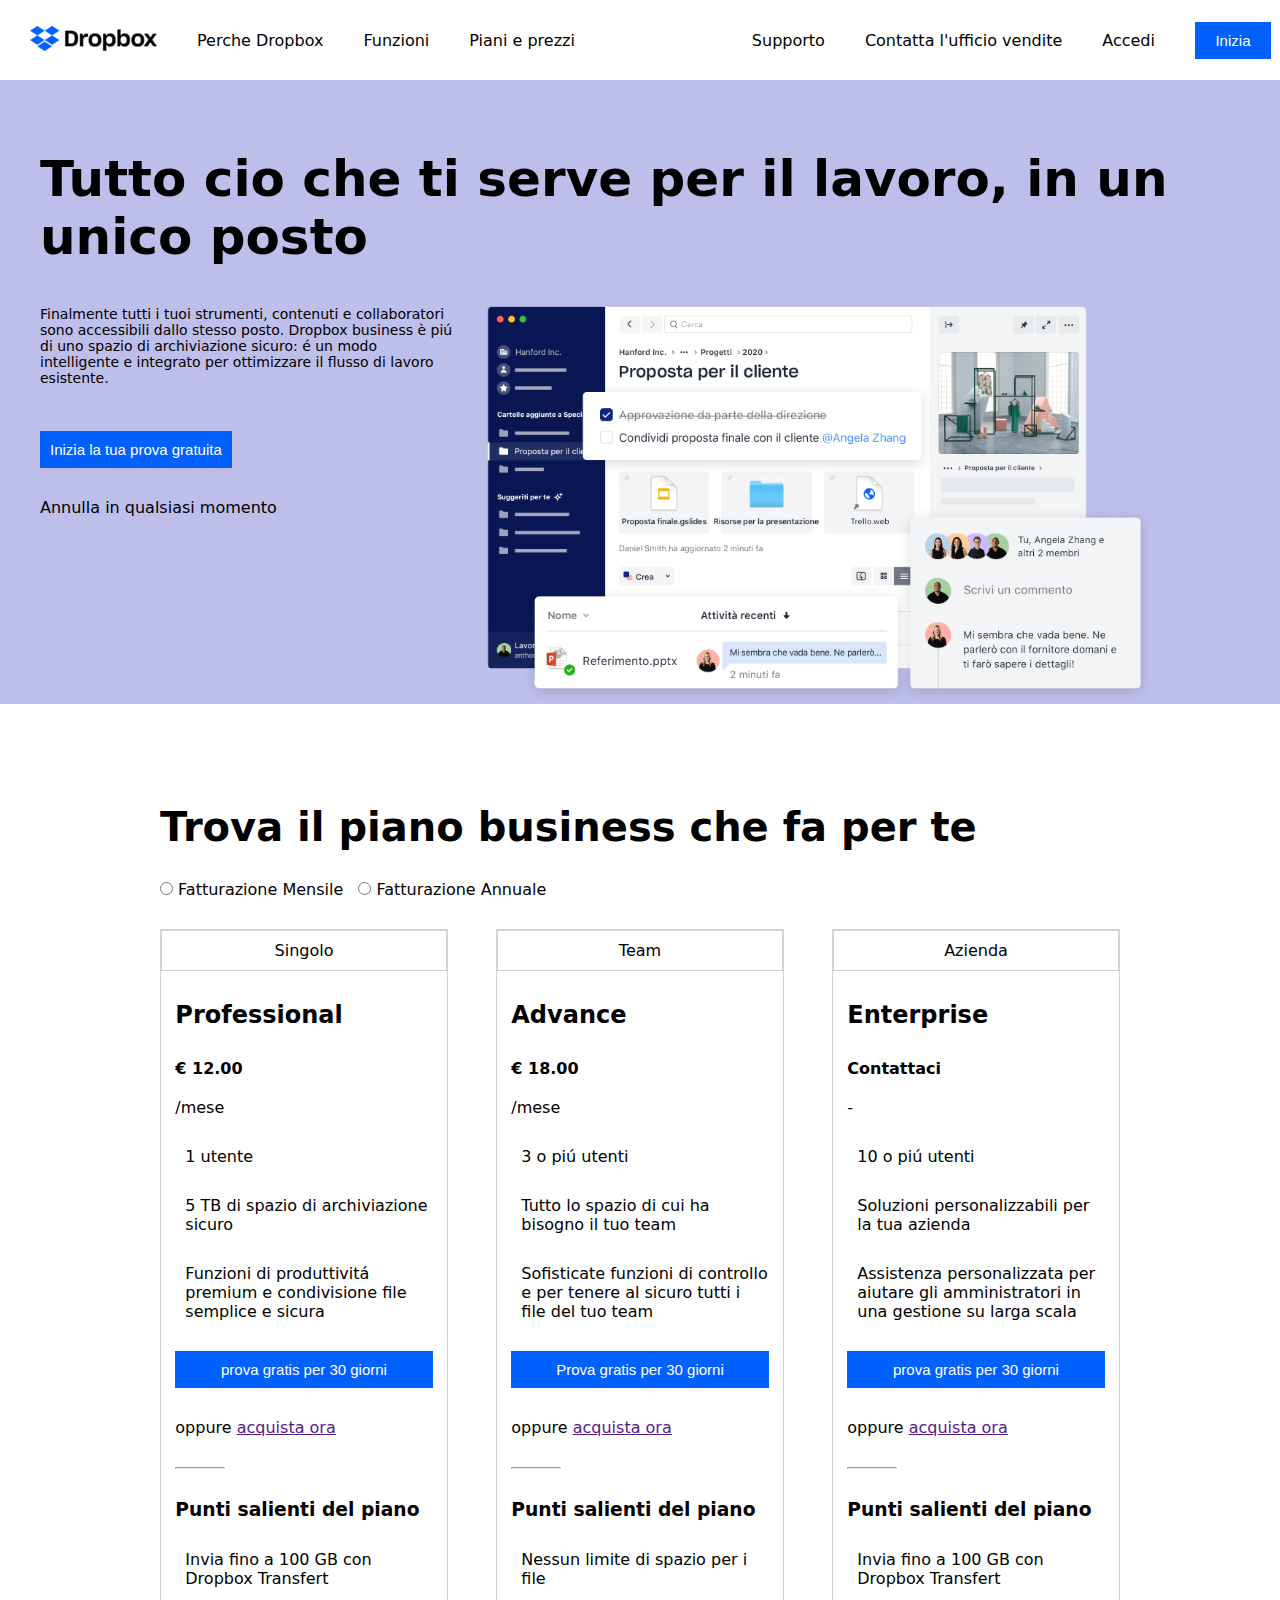
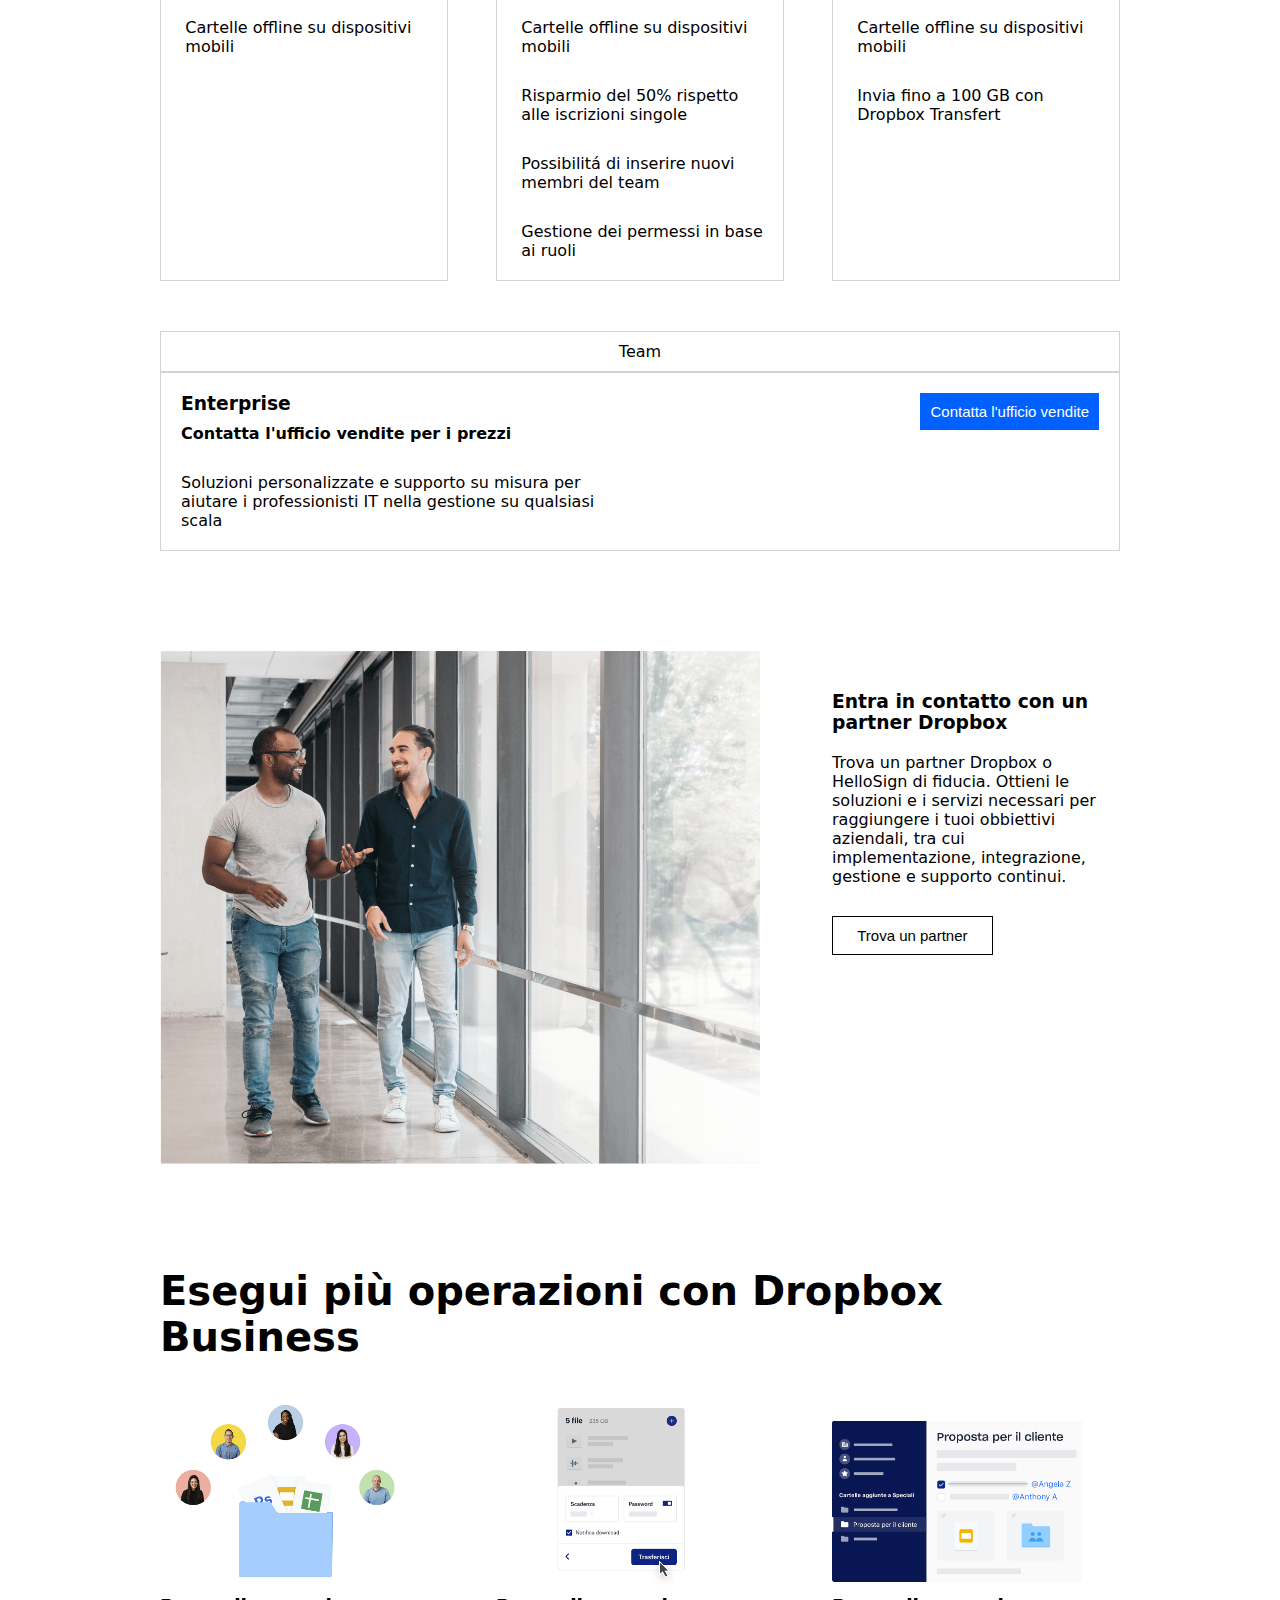
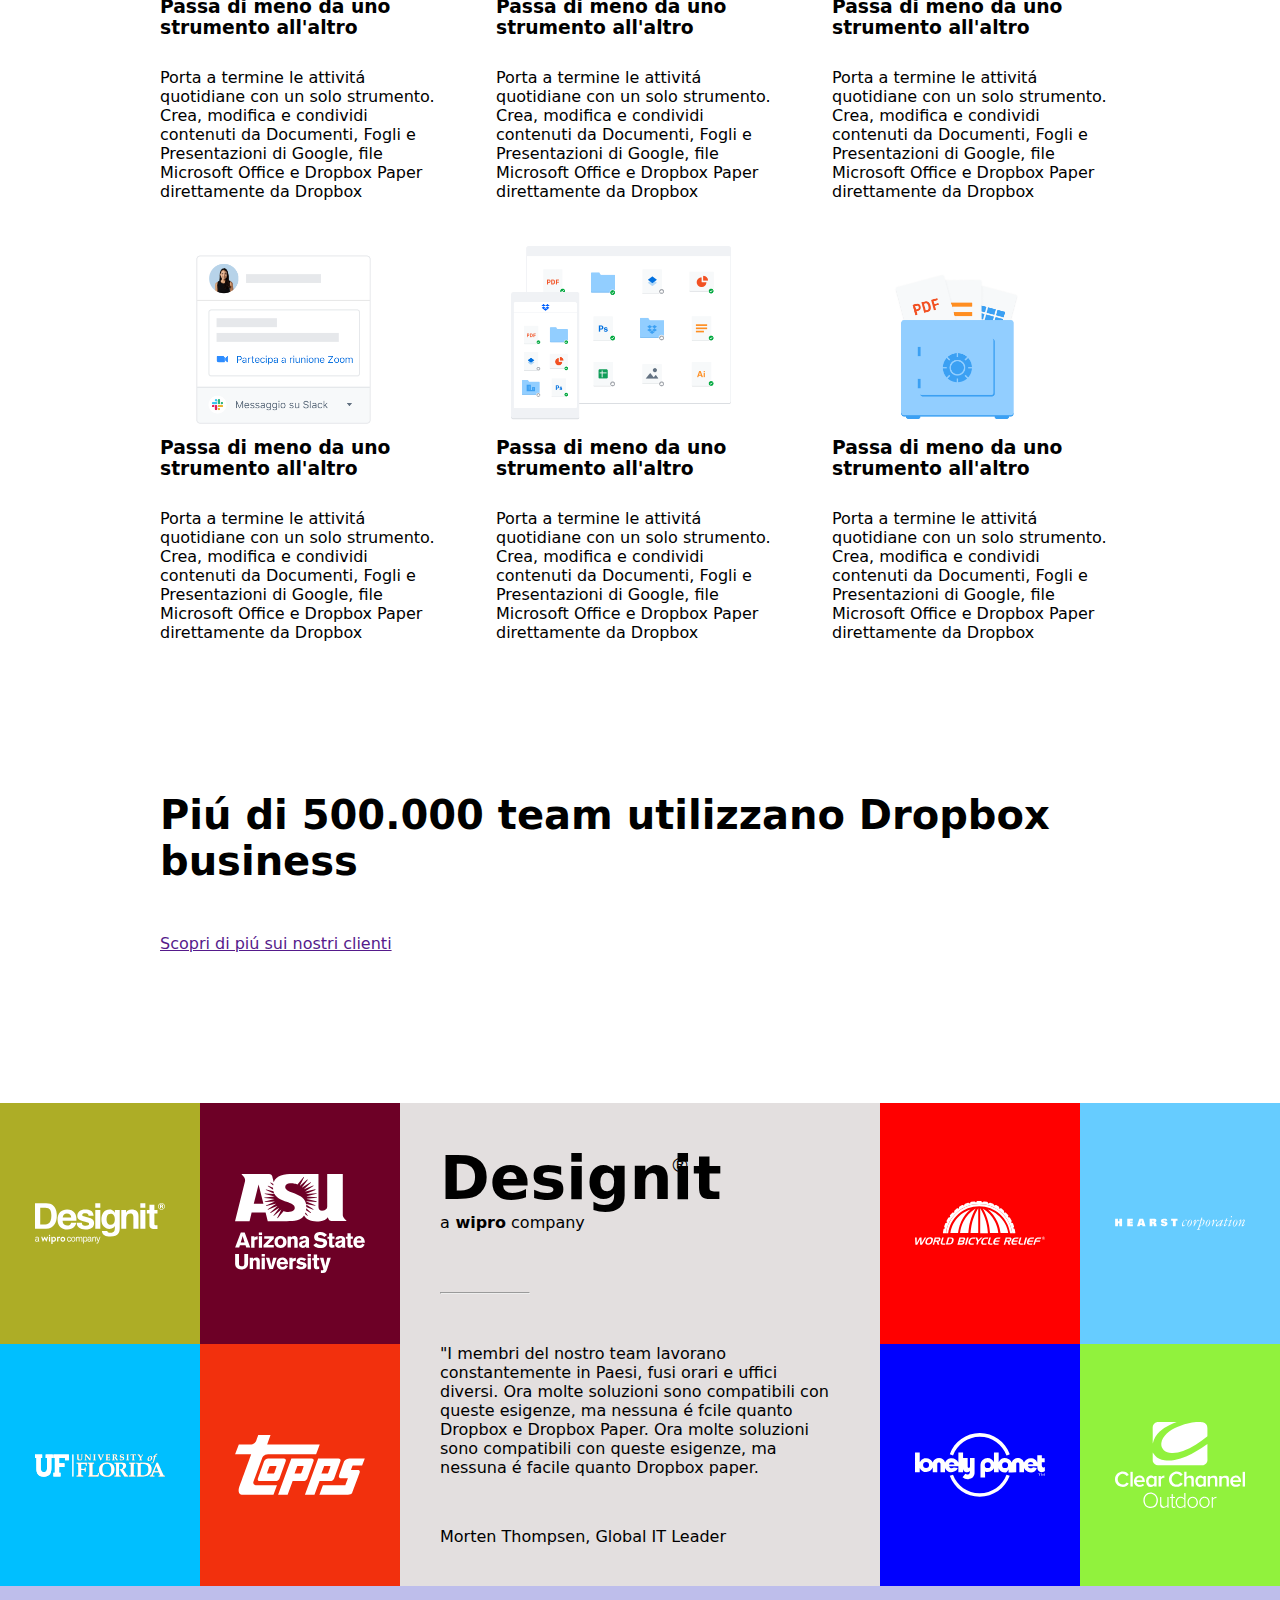
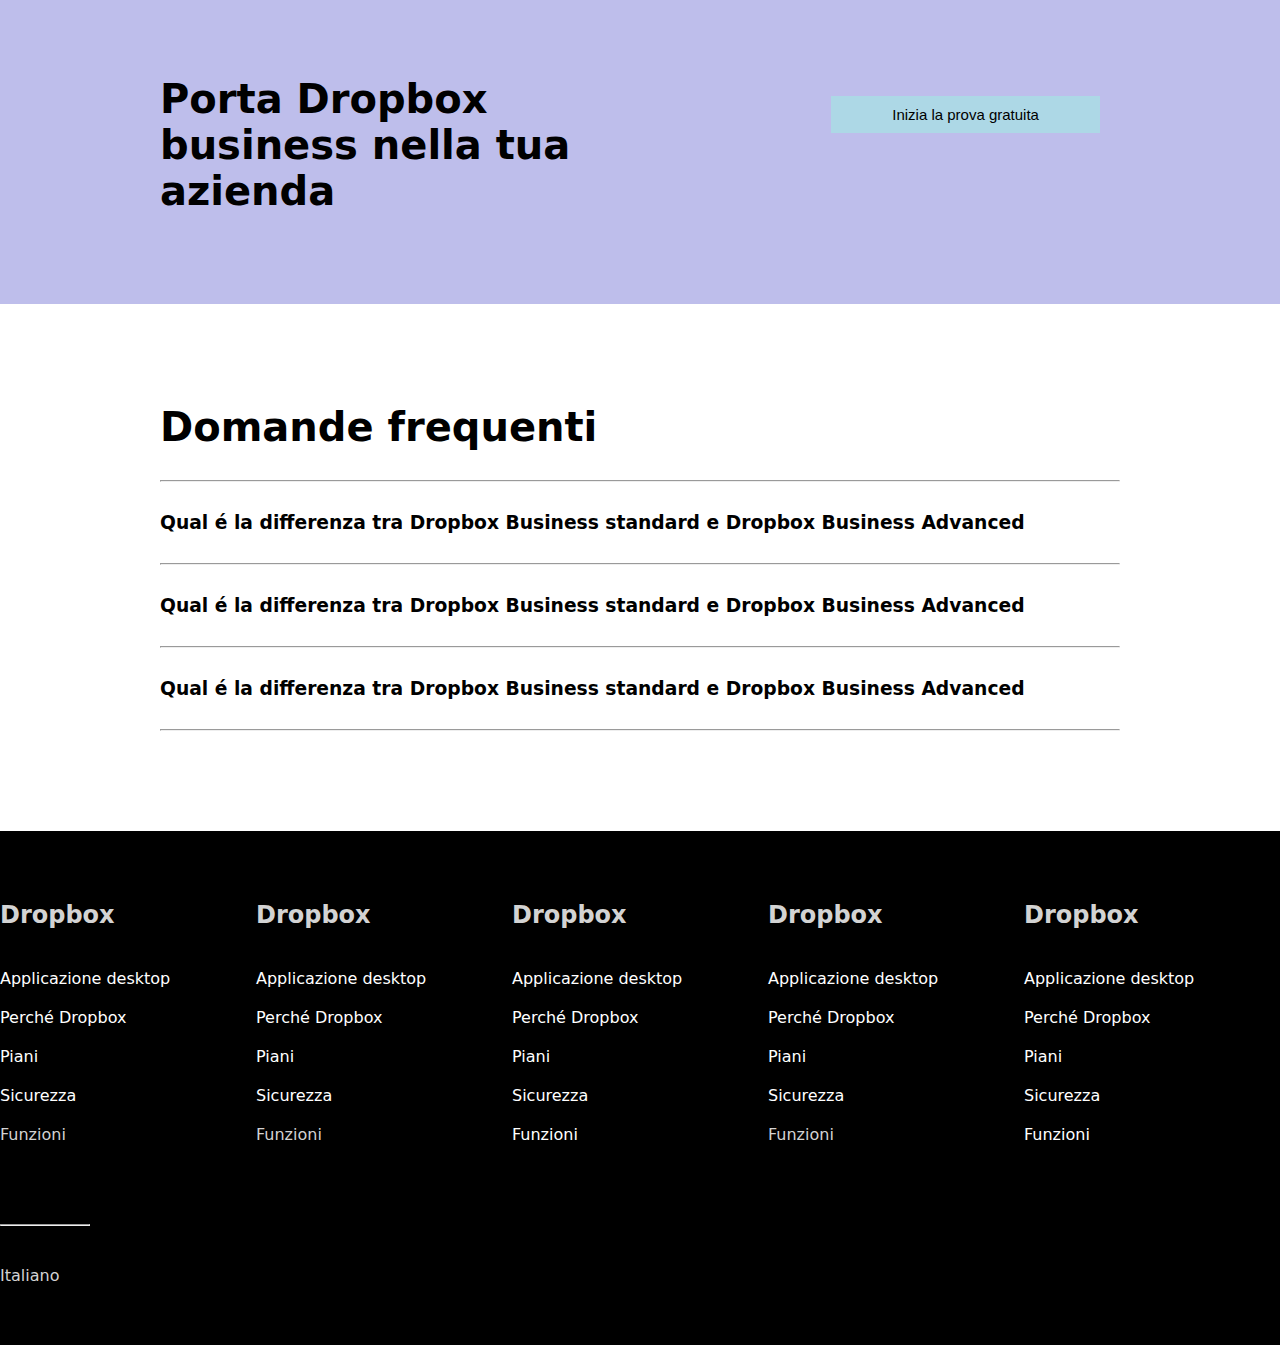
<file: index.html>
<!DOCTYPE html>
<html lang="en">
<head>
    <meta charset="UTF-8">
    <meta name="viewport" content="width=device-width, initial-scale=1.0">
    <link rel="preconnect" href="https://fonts.googleapis.com">
    <link rel="preconnect" href="https://fonts.gstatic.com" crossorigin>
    <link href="https://fonts.googleapis.com/css2?family=Comic+Neue:ital,wght@0,300;0,400;0,700;1,300;1,400;1,700&display=swap" rel="stylesheet">
    <link rel="stylesheet" href="https://cdnjs.cloudflare.com/ajax/libs/font-awesome/6.4.2/css/all.min.css" integrity="sha512-z3gLpd7yknf1YoNbCzqRKc4qyor8gaKU1qmn+CShxbuBusANI9QpRohGBreCFkKxLhei6S9CQXFEbbKuqLg0DA==" crossorigin="anonymous" referrerpolicy="no-referrer" />
    <link rel="stylesheet" href="css/style.css">
    <title>Dropbox</title>
</head>
<body>
    
    <header>
        <nav>
            <div id="nav-row">
                <div class="nav-col">
                    <ul>
                        <li>
                            <a href="#"><img src="img/logo-small.png" alt="Logo"></a>
                        </li>

                        <li>
                            <a href="#">Perche Dropbox</a>
                        </li>

                        <li>
                            <a href="#">Funzioni</a>
                        </li>

                        <li>
                            <a href="#">Piani e prezzi</a>
                        </li>
                    </ul>
                </div>

                <div class="nav-col nav-col-dx">
                    <ul>
                        <li>
                            <a href="#">Supporto</a>
                        </li>

                        <li>
                            <a href="#">Contatta l'ufficio vendite</a>
                        </li>

                        <li>
                            <a href="#">Accedi</a>
                        </li>

                        <li>
                            <a href="#"><button>Inizia</button></a>
                        </li>
                    </ul>
                </div>
            </div>
        </nav>

        <section class="bg-color">
            <div class="header-section-container pt-150">
                <h1>Tutto cio che ti serve per il lavoro, in un unico posto</h1>

                <div id="header-row" class="pt-40">
                    <div id="col-sx">
                        <p id="paragrafo-header">
                            Finalmente tutti i tuoi strumenti, contenuti e collaboratori sono accessibili dallo stesso posto. Dropbox business &egrave; pi&uacute; di uno spazio di archiviazione sicuro: &eacute; un modo intelligente e integrato per ottimizzare il flusso di lavoro esistente.
                         </p>
                         <button class="mb-mt-30">Inizia la tua prova gratuita</button>
                         <span>Annulla in qualsiasi momento</span>
                         <a href="#opzioni"><i class="fa-solid fa-arrow-down"></i></a>
                    </div>
                    <div id="col-dx">
                        <img src="img/jumbo.png" alt="">
                    </div>
                </div>
            </div>
        </section>
    </header> 

    <main>
        <section>
            <div class="main-section-container">
                <!-- sotto sezione 1 -->
                <div id="opzioni" class="sub-section1 section-margin">
                    <div class="title-container">
                        <h2 class="fs-40">Trova il piano business che fa per te</h2>
                    </div>
                    <div class="input-margin mb-mt-30">
                        <span class="mr-10"><input type="radio" name="fatturazione"> Fatturazione Mensile </span>
                    </div>
                    <div class="input-margin">
                        <input type="radio" name="fatturazione"> Fatturazione Annuale
                    </div>

                    <div class="row wrap">
                        <!-- inizio colonna -->
                        <div class="col-3 border">
                            <div class="icon">
                                <i class="fa-solid fa-user"></i> Singolo
                            </div>

                            <div class="centralized-col">
                                <h2 class="mb-mt-30">Professional</h2>
                                <span class="mb-20 block"><strong>&euro; 12.00</strong></span>
                                <span class="mb-30 block">/mese</span>
                                <div class="icons-container">
                                    <div class="icons">
                                        <i class="fa-solid fa-user"></i>
                                    </div>
                                    <div class="text">
                                        1 utente
                                    </div>
                                </div>

                                <div class="icons-container mb-mt-30">
                                    <div class="icons">
                                        <i class="fa-solid fa-folder"></i>
                                    </div>
                                    <div class="text">
                                        5 TB di spazio di archiviazione sicuro
                                    </div>
                                </div>

                                <div class="icons-container">
                                    <div class="icons">
                                        <i class="fa-solid fa-share-nodes"></i>
                                    </div>
                                    <div class="text">
                                        Funzioni di produttivit&aacute; premium e condivisione file semplice e sicura
                                    </div>
                                </div>
                                
                                <button class="mb-mt-30">prova gratis per 30 giorni</button>
                                <span class="block">oppure <a href="">acquista ora</a></span>
                                <hr class="mb-mt-30">
                                <h3 class="mb-mt-30">Punti salienti del piano</h3>

                                <div class="icons-container">
                                    <div class="icons">
                                        <i class="fa-solid fa-check"></i>
                                    </div>
                                    <div class="text">
                                        Invia fino a 100 GB con Dropbox Transfert
                                    </div>
                                </div>

                                <div class="icons-container mb-mt-30">
                                    <div class="icons">
                                        <i class="fa-solid fa-check"></i>
                                    </div>
                                    <div class="text">
                                        Cartelle offline su dispositivi mobili
                                    </div>
                                </div>
                            </div>
                        </div>

                        <!-- inizio colonna -->
                        <div class="col-3 border">
                            <div class="icon">
                                <i class="fa-solid fa-people-group"></i> Team
                            </div>

                            <div class="centralized-col">
                                <h2 class="mb-mt-30">Advance</h2>
                                <span class="mb-20 block"><strong>&euro; 18.00</strong></span>
                                <span class="mb-30 block">/mese</span>
                                <div class="icons-container">
                                    <div class="icons">
                                        <i class="fa-solid fa-user"></i>
                                    </div>
                                    <div class="text">
                                        3 o pi&uacute; utenti
                                    </div>
                                </div>

                                <div class="icons-container mb-mt-30">
                                    <div class="icons">
                                        <i class="fa-solid fa-folder"></i>
                                    </div>
                                    <div class="text">
                                        Tutto lo spazio di cui ha bisogno il tuo team
                                    </div>
                                </div>

                                <div class="icons-container">
                                    <div class="icons">
                                        <i class="fa-solid fa-share-nodes"></i>
                                    </div>
                                    <div class="text">
                                        Sofisticate funzioni di controllo e per tenere al sicuro tutti i file del tuo team
                                    </div>
                                </div>
                                
                                <button class="mb-mt-30">Prova gratis per 30 giorni</button>
                                <span class="block">oppure <a href="">acquista ora</a></span>
                                <hr class="mb-mt-30">
                                <h3 class="mb-mt-30">Punti salienti del piano</h3>

                                <div class="icons-container">
                                    <div class="icons">
                                        <i class="fa-solid fa-check"></i>
                                    </div>
                                    <div class="text">
                                        Nessun limite di spazio per i file
                                    </div>
                                </div>

                                <div class="icons-container mb-mt-30">
                                    <div class="icons">
                                        <i class="fa-solid fa-check"></i>
                                    </div>
                                    <div class="text">
                                        Cartelle offline su dispositivi mobili
                                    </div>
                                </div>

                                <div class="icons-container">
                                    <div class="icons">
                                        <i class="fa-solid fa-check"></i>
                                    </div>
                                    <div class="text">
                                        Risparmio del 50% rispetto alle iscrizioni singole
                                    </div>
                                </div>

                                <div class="icons-container mb-mt-30">
                                    <div class="icons">
                                        <i class="fa-solid fa-check"></i>
                                    </div>
                                    <div class="text">
                                        Possibilit&aacute; di inserire nuovi membri del team
                                    </div>
                                </div>

                                <div class="icons-container mb-20">
                                    <div class="icons">
                                        <i class="fa-solid fa-check"></i>
                                    </div>
                                    <div class="text">
                                        Gestione dei permessi in base ai ruoli
                                    </div>
                                </div>
                            </div>
                        </div>

                        <!-- inizio colonna -->
                        <div class="col-3 border">
                            <div class="icon">
                                <i class="fa-solid fa-building"></i> Azienda
                            </div>

                            <div class="centralized-col">
                                <h2 class="mb-mt-30">Enterprise</h2>
                                <span class="mb-20 block"><strong>Contattaci</strong></span>
                                <span class="mb-30 block">-</span>
                                <div class="icons-container">
                                    <div class="icons">
                                        <i class="fa-solid fa-user"></i>
                                    </div>
                                    <div class="text">
                                        10 o piú utenti
                                    </div>
                                </div>

                                <div class="icons-container mb-mt-30">
                                    <div class="icons">
                                        <i class="fa-solid fa-folder"></i>
                                    </div>
                                    <div class="text">
                                        Soluzioni personalizzabili per la tua azienda
                                    </div>
                                </div>

                                <div class="icons-container">
                                    <div class="icons">
                                        <i class="fa-solid fa-share-nodes"></i>
                                    </div>
                                    <div class="text">
                                        Assistenza personalizzata per aiutare gli amministratori in una gestione su larga scala
                                    </div>
                                </div>
                                
                                <button class="mb-mt-30">prova gratis per 30 giorni</button>
                                <span class="block">oppure <a href="">acquista ora</a></span>
                                <hr class="mb-mt-30">
                                <h3 class="mb-mt-30">Punti salienti del piano</h3>

                                <div class="icons-container">
                                    <div class="icons">
                                        <i class="fa-solid fa-check"></i>
                                    </div>
                                    <div class="text">
                                        Invia fino a 100 GB con Dropbox Transfert
                                    </div>
                                </div>

                                <div class="icons-container mb-mt-30">
                                    <div class="icons">
                                        <i class="fa-solid fa-check"></i>
                                    </div>
                                    <div class="text">
                                        Cartelle offline su dispositivi mobili
                                    </div>
                                </div>

                                <div class="icons-container">
                                    <div class="icons">
                                        <i class="fa-solid fa-check"></i>
                                    </div>
                                    <div class="text">
                                        Invia fino a 100 GB con Dropbox Transfert
                                    </div>
                                </div>
                            </div>
                        </div>
                    </div>
                </div>
            

                <!-- sub section2 -->
                <div class="sub-section-margin">
                    <div class="icon">
                        <i class="fa-solid fa-user"></i> Team
                    </div>
                    <div class="row border">
                        <div class="col-2 pt-pl-20">
                           <h3>Enterprise</h3>
                           <h4 class="mb-30 mt-10">Contatta l'ufficio vendite per i prezzi</h4>
                           <p class="mb-20">Soluzioni personalizzate e supporto su misura per aiutare i professionisti IT nella gestione su qualsiasi scala</p>
                        </div>
                        <div class="col-2 col-2-dx pt-pr-20">
                           <button>Contatta l'ufficio vendite</button>
                        </div>
                    </div>    
                </div>

                <!-- sub section 3 -->
                <div class="section-margin">
                    <div class="row">
                        <div class="col-2-img">
                            <img src="img/partner.png" alt="partner">
                        </div>

                        <div class="col-2-text">
                           <h3 class="pt-40 mb-20">Entra in contatto con un partner Dropbox</h3>
                           <p class="mb-30">Trova un partner Dropbox o HelloSign di fiducia. Ottieni le soluzioni e i servizi necessari per raggiungere i tuoi obbiettivi aziendali, tra cui implementazione, integrazione, gestione e supporto continui.</p>
                            <button>Trova un partner</button>
                        </div>
                    </div>
                </div>

                <!-- sub section 4 -->

                <div class="section-margin">
                    <h2 class="mb-30 fs-40">Esegui pi&ugrave; operazioni con Dropbox Business</h2>
                </div>

                <div class="row wrap mb-30">
                    <div class="col-3">
                        <img src="img/business-feature-switching-tools.png" alt="tools feature">
                        <h3 class="mb-30">Passa di meno da uno strumento all'altro</h3>
                        <p>Porta a termine le attivit&aacute; quotidiane con un solo strumento. Crea, modifica e condividi contenuti da Documenti, Fogli e Presentazioni di Google, file Microsoft Office e Dropbox Paper direttamente da Dropbox</p>
                    </div>

                    <div class="col-3">
                        <img src="img/business-feature-send-files-it.png" alt="files feature">
                        <h3 class="mb-30">Passa di meno da uno strumento all'altro</h3>
                        <p>Porta a termine le attivit&aacute; quotidiane con un solo strumento. Crea, modifica e condividi contenuti da Documenti, Fogli e Presentazioni di Google, file Microsoft Office e Dropbox Paper direttamente da Dropbox</p>
                    </div>

                    <div class="col-3">
                        <img src="img/business-feature-coordinate-it.png" alt="cordinate feature">
                        <h3 class="mb-30">Passa di meno da uno strumento all'altro</h3>
                        <p>Porta a termine le attivit&aacute; quotidiane con un solo strumento. Crea, modifica e condividi contenuti da Documenti, Fogli e Presentazioni di Google, file Microsoft Office e Dropbox Paper direttamente da Dropbox</p>
                    </div>
                </div>
                
                <div class="row wrap">
                    <div class="col-3">
                        <img src="img/business-feature-integrations-it.png" alt="integration feature">
                        <h3 class="mb-30">Passa di meno da uno strumento all'altro</h3>
                        <p>Porta a termine le attivit&aacute; quotidiane con un solo strumento. Crea, modifica e condividi contenuti da Documenti, Fogli e Presentazioni di Google, file Microsoft Office e Dropbox Paper direttamente da Dropbox</p>
                    </div>

                    <div class="col-3">
                        <img src="img/business-feature-multi-device.png" alt="multi device">
                        <h3 class="mb-30">Passa di meno da uno strumento all'altro</h3>
                        <p>Porta a termine le attivit&aacute; quotidiane con un solo strumento. Crea, modifica e condividi contenuti da Documenti, Fogli e Presentazioni di Google, file Microsoft Office e Dropbox Paper direttamente da Dropbox</p>
                    </div>

                    <div class="col-3">
                        <img src="img/business-feature-security.png" alt="security">
                        <h3 class="mb-30">Passa di meno da uno strumento all'altro</h3>
                        <p>Porta a termine le attivit&aacute; quotidiane con un solo strumento. Crea, modifica e condividi contenuti da Documenti, Fogli e Presentazioni di Google, file Microsoft Office e Dropbox Paper direttamente da Dropbox</p>
                    </div>
                </div>
                
                <!-- sub section 5 -->

                <div class="section-margin-large">
                    <h2 class="fs-40 mb-mt-50">Pi&uacute; di 500.000 team utilizzano Dropbox business</h2>
                    <a href="">Scopri di pi&uacute; sui nostri clienti</a>
                </div>
            </div>
        </section>
        
             
        <!-- sub section 6 -->
        <div class="large-row large-row-gap">
            <div class="container-col">
                <div class="row-col-4">
                    <div class="col-4" id="designit">
                        <img src="img/designit.svg" alt="designit">
                    </div>
                    <div class="col-4" id="florida">
                        <img  src="img/university_of_florida.svg" alt="floridauniversity">
                    </div>
                </div>

                <div class="row-col-4">
                    <div class="col-4" id="arizona">
                        <img src="img/arizona_state_university.svg" alt="arizoneuniversity">
                    </div>
                    <div class="col-4" id="topps">
                        <img src="img/topps.svg" alt="topps">
                    </div>
                </div>    
            </div>

                <div class="container-col bg-col-text">
                    <div id="container-col-text">
                        <div class="title-header">
                            <h2>Designit</h2>
                            <span>&#174;</span>
                        </div>
                        <span>a<strong> wipro</strong> company</span> 
                        <hr class="mt-mb">
                        <p>"I membri del nostro team lavorano constantemente in Paesi, fusi orari e uffici diversi. Ora molte soluzioni sono compatibili con queste esigenze, ma nessuna &eacute; fcile quanto Dropbox e Dropbox Paper. Ora molte soluzioni sono compatibili con queste esigenze, ma nessuna &eacute; facile quanto Dropbox paper.</p>
                        <span>Morten Thompsen, Global IT Leader</span>
                    </div>
                </div>

                <div class="container-col">
                    <div class="row-col-4">
                        <div class="col-4" id="bicycle">
                            <img src="img/world_bicycle_relief.svg" alt="world bicycle relief">
                        </div>

                        <div class="col-4" id="planet">
                            <img src="img/lonely_planet.svg" alt="lonely planet">
                        </div>
                    </div>

                    <div class="row-col-4">
                        <div class="col-4" id="corps">
                            <img src="img/hearst_corp.svg" alt="hearts corporation">
                        </div>

                        <div class="col-4" id="channel">
                            <img src="img/clear_channel.svg" alt="clear channel">
                        </div>
                    </div>    
                </div>
        </div>

        <section class="bg-color">
            <div class="main-section-container">
                <div class="row pt-pb-90">
                    <div class="col-2">
                        <h2 class="fs-40">Porta Dropbox business nella tua azienda</h2>
                    </div>

                    <div class="col-2">
                        <button class="button-color">Inizia la prova gratuita</button>
                    </div>
                </div>
            </div>
        </section>

        <div class="section-margin">
            <div class="main-section-container">
                <h2 class="fs-40">Domande frequenti</h2>
                <hr class="mb-mt-30">
                <div class="question">
                    <h3 style="display: inline-block;">Qual &eacute; la differenza tra Dropbox Business standard e Dropbox Business Advanced</h3>
                    <i class="fa-solid fa-chevron-down"></i>  
                </div>
                <hr class="mb-mt-30">

                <div class="question">
                    <h3 style="display: inline-block;">Qual &eacute; la differenza tra Dropbox Business standard e Dropbox Business Advanced</h3>
                    <i class="fa-solid fa-chevron-down"></i>  
                </div> 
                <hr class="mb-mt-30">

                <div class="question">
                    <h3 style="display: inline-block;">Qual &eacute; la differenza tra Dropbox Business standard e Dropbox Business Advanced</h3>
                    <i class="fa-solid fa-chevron-down"></i>  
                <hr class="mb-mt-30">
                </div>      
            </div>
        </div>
    </main>


    <footer class="footer-bg-color">
        <div class="section-margin">
            <div class="footer-section-container">
                <div class="row pt-70">
                    <div class="col-5">
                        <h2 class="mb-40">Dropbox</h2>
                        <ul>
                            <li class="mb-10">
                                <a href="#">Applicazione desktop</a>
                            </li>

                            <li class="mb-10">
                                <a href="#">Perch&eacute; Dropbox</a>
                            </li>

                            <li class="mb-10">
                                <a href="#">Piani</a>
                            </li>

                            <li class="mb-10">
                                <a href="#">Sicurezza</a>
                            </li>

                            <li class="mb-1>
                                <a href="#">Funzioni</a>
                            </li>
                        </ul>
                    </div>

                    <div class="col-5">
                        <h2 class="mb-40">Dropbox</h2>
                        <ul>
                            <li class="mb-10">
                                <a href="#">Applicazione desktop</a>
                            </li>

                            <li class="mb-10">
                                <a href="#">Perch&eacute; Dropbox</a>
                            </li>

                            <li class="mb-10">
                                <a href="#">Piani</a>
                            </li>

                            <li class="mb-10">
                                <a href="#">Sicurezza</a>
                            </li>

                            <li class="mb-1>                       
                                <a href="#">Funzioni</a>
                            </li>
                        </ul>
                    </div>

                    <div class="col-5">
                        <h2 class="mb-40">Dropbox</h2>
                        <ul>
                            <li class="mb-10">
                                <a href="#">Applicazione desktop</a>
                            </li>

                            <li class="mb-10">
                                <a href="#">Perch&eacute; Dropbox</a>
                            </li>

                            <li class="mb-10">
                                <a href="#">Piani</a>
                            </li>

                            <li class="mb-10">
                                <a href="#">Sicurezza</a>
                            </li>

                            <li class="mb-10">
                                <a href="#">Funzioni</a>
                            </li>
                        </ul>
                    </div>

                    <div class="col-5">
                        <h2 class="mb-40">Dropbox</h2>
                        <ul>
                            <li class="mb-10">
                                <a href="#">Applicazione desktop</a>
                            </li>

                            <li class="mb-10">
                                <a href="#">Perch&eacute; Dropbox</a>
                            </li>

                            <li class="mb-10">
                                <a href="#">Piani</a>
                            </li>

                            <li class="mb-10">
                                <a href="#">Sicurezza</a>
                            </li>

                            <li class="mb-10>                             
                                <a href="#">Funzioni</a>
                            </li>
                        </ul>
                    </div>

                    <div class="col-5">
                        <h2 class="mb-40">Dropbox</h2>
                        <ul>
                            <li class="mb-10">
                                <a href="#">Applicazione desktop</a>
                            </li>

                            <li class="mb-10">
                                <a href="#">Perch&eacute; Dropbox</a>
                            </li>

                            <li class="mb-10">
                                <a href="#">Piani</a>
                            </li>

                            <li class="mb-10">
                                <a href="#">Sicurezza</a>
                            </li>

                            <li class="mb-10">
                                <a href="#">Funzioni</a>
                            </li>
                        </ul>
                    </div>
                </div>
            </div>
        </div>

        <div class="footer-section-container">
            <hr class="mt-mb">
            <div class="footer-icon">
                <i class="fa-solid fa-earth-americas"></i>
                <span>Italiano</span>
                <i class="fa-solid fa-caret-up"></i>
            </div>
        </div>
    </footer>
</body>
</html>
</file>
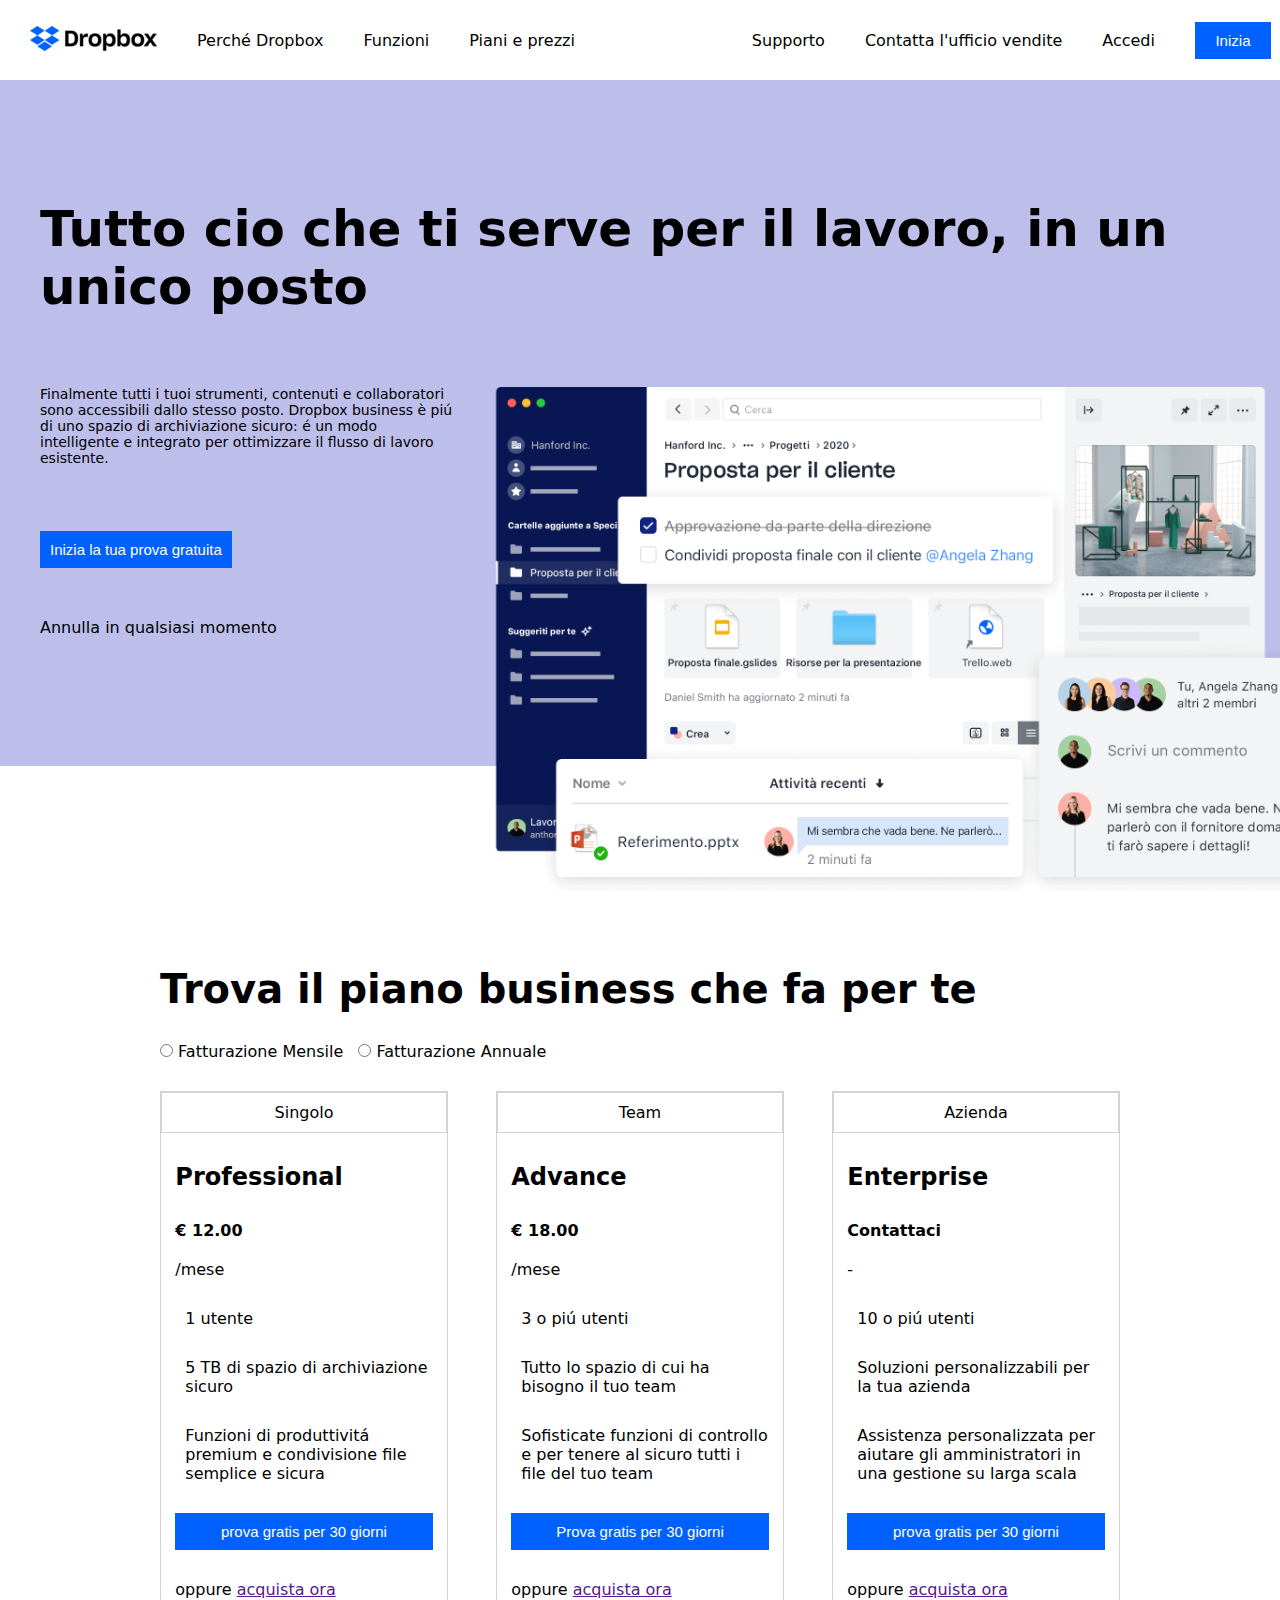
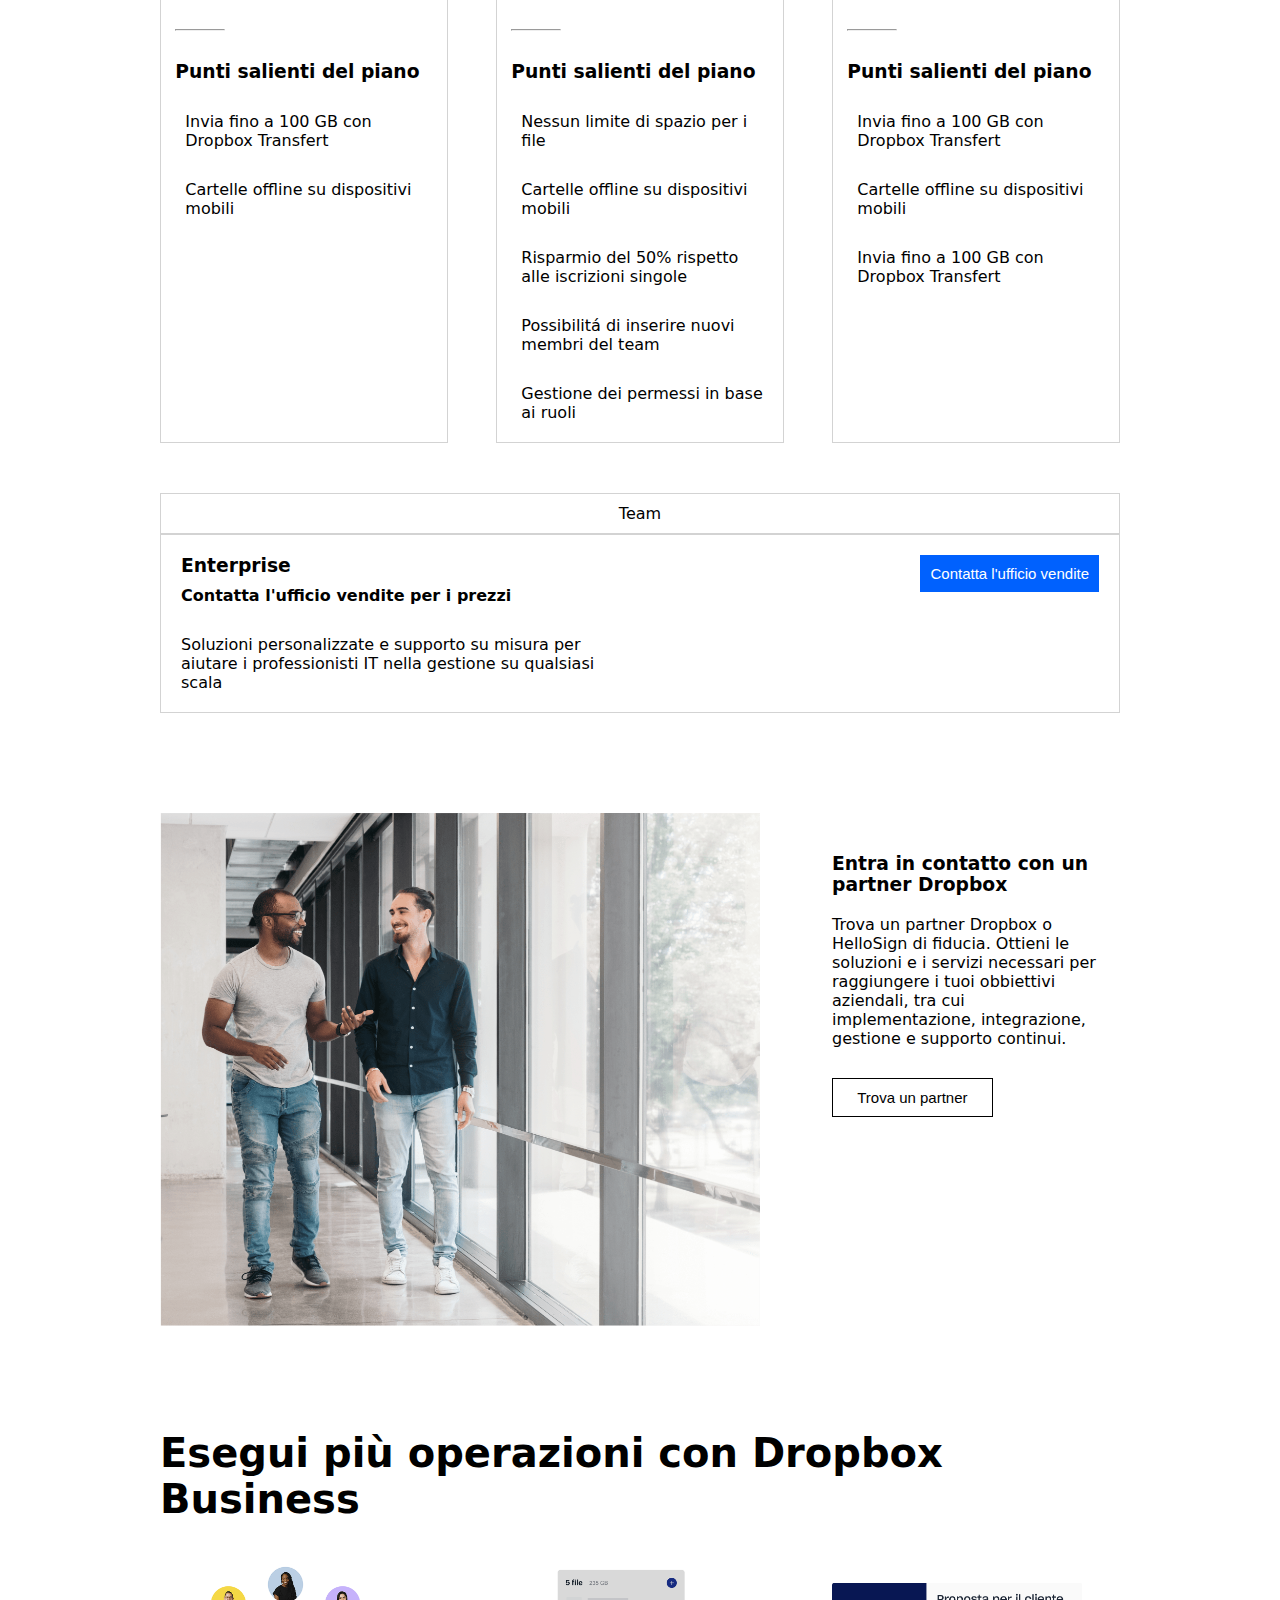
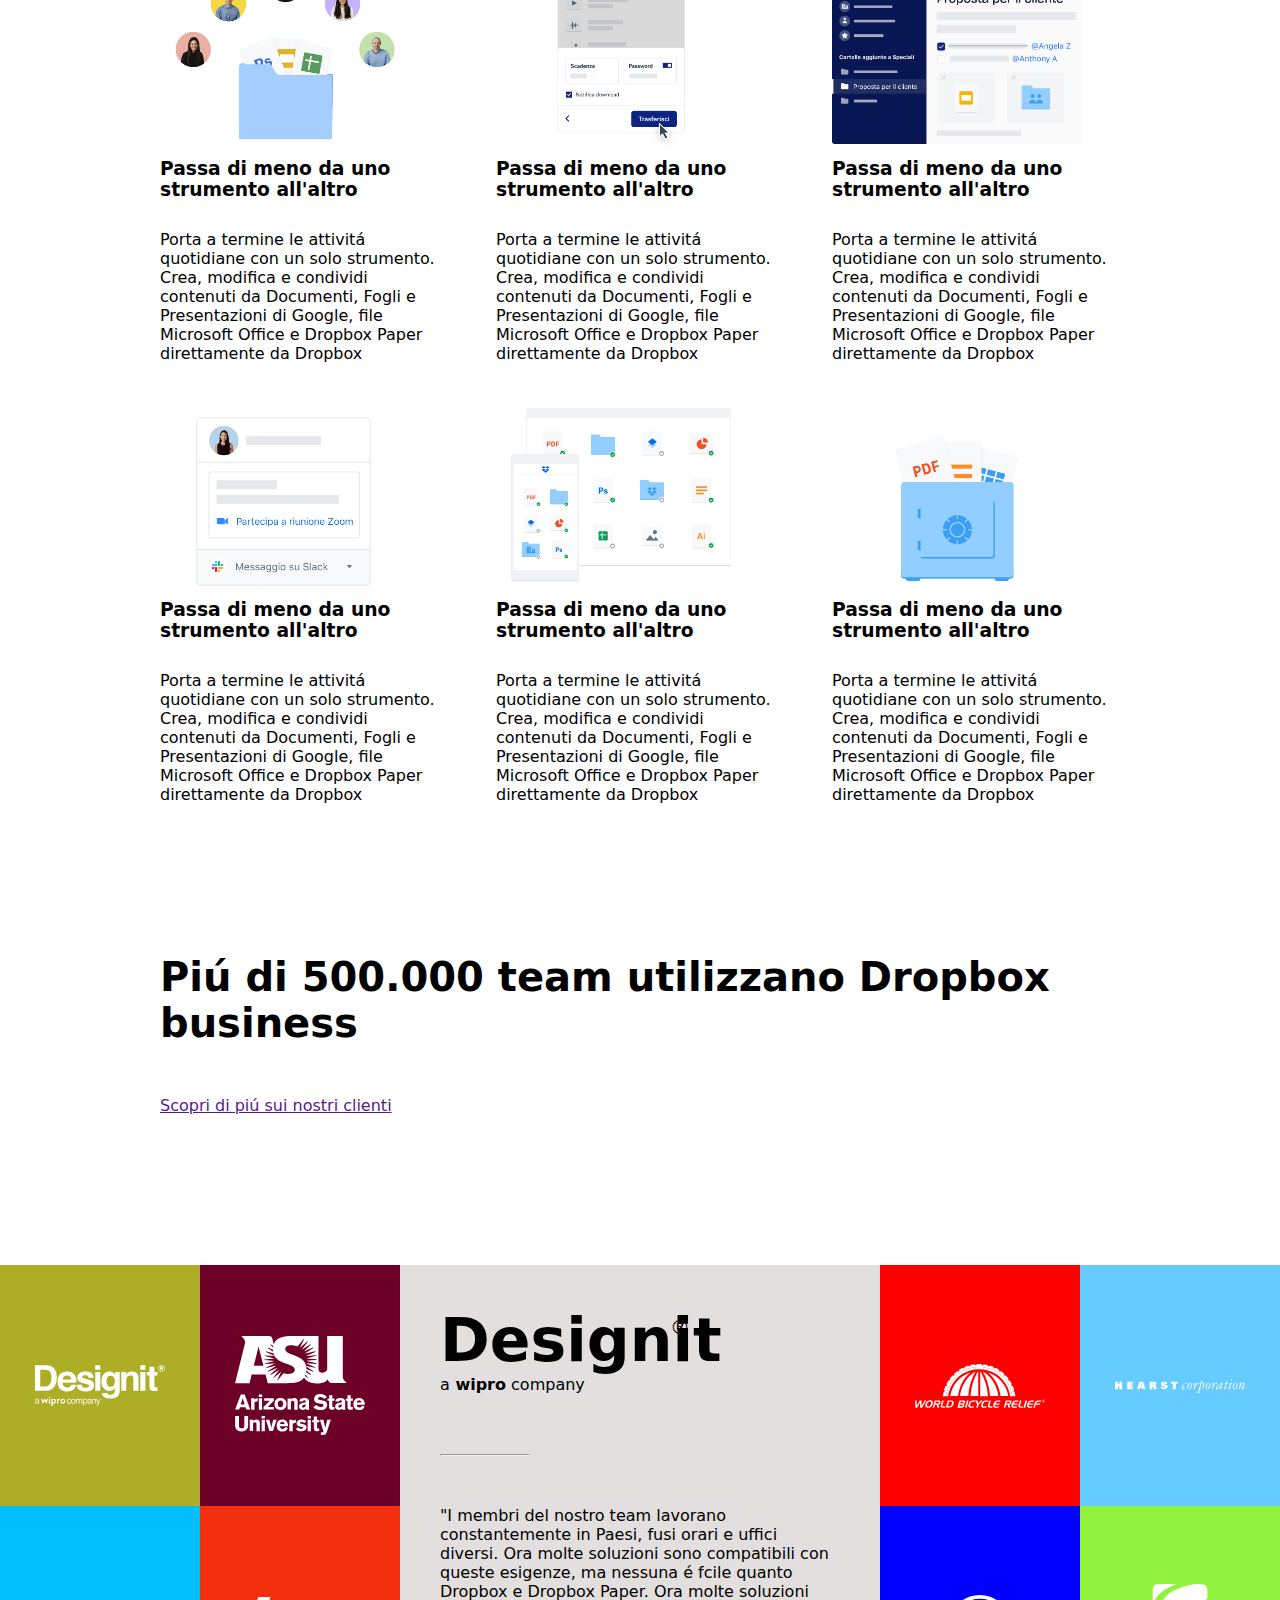
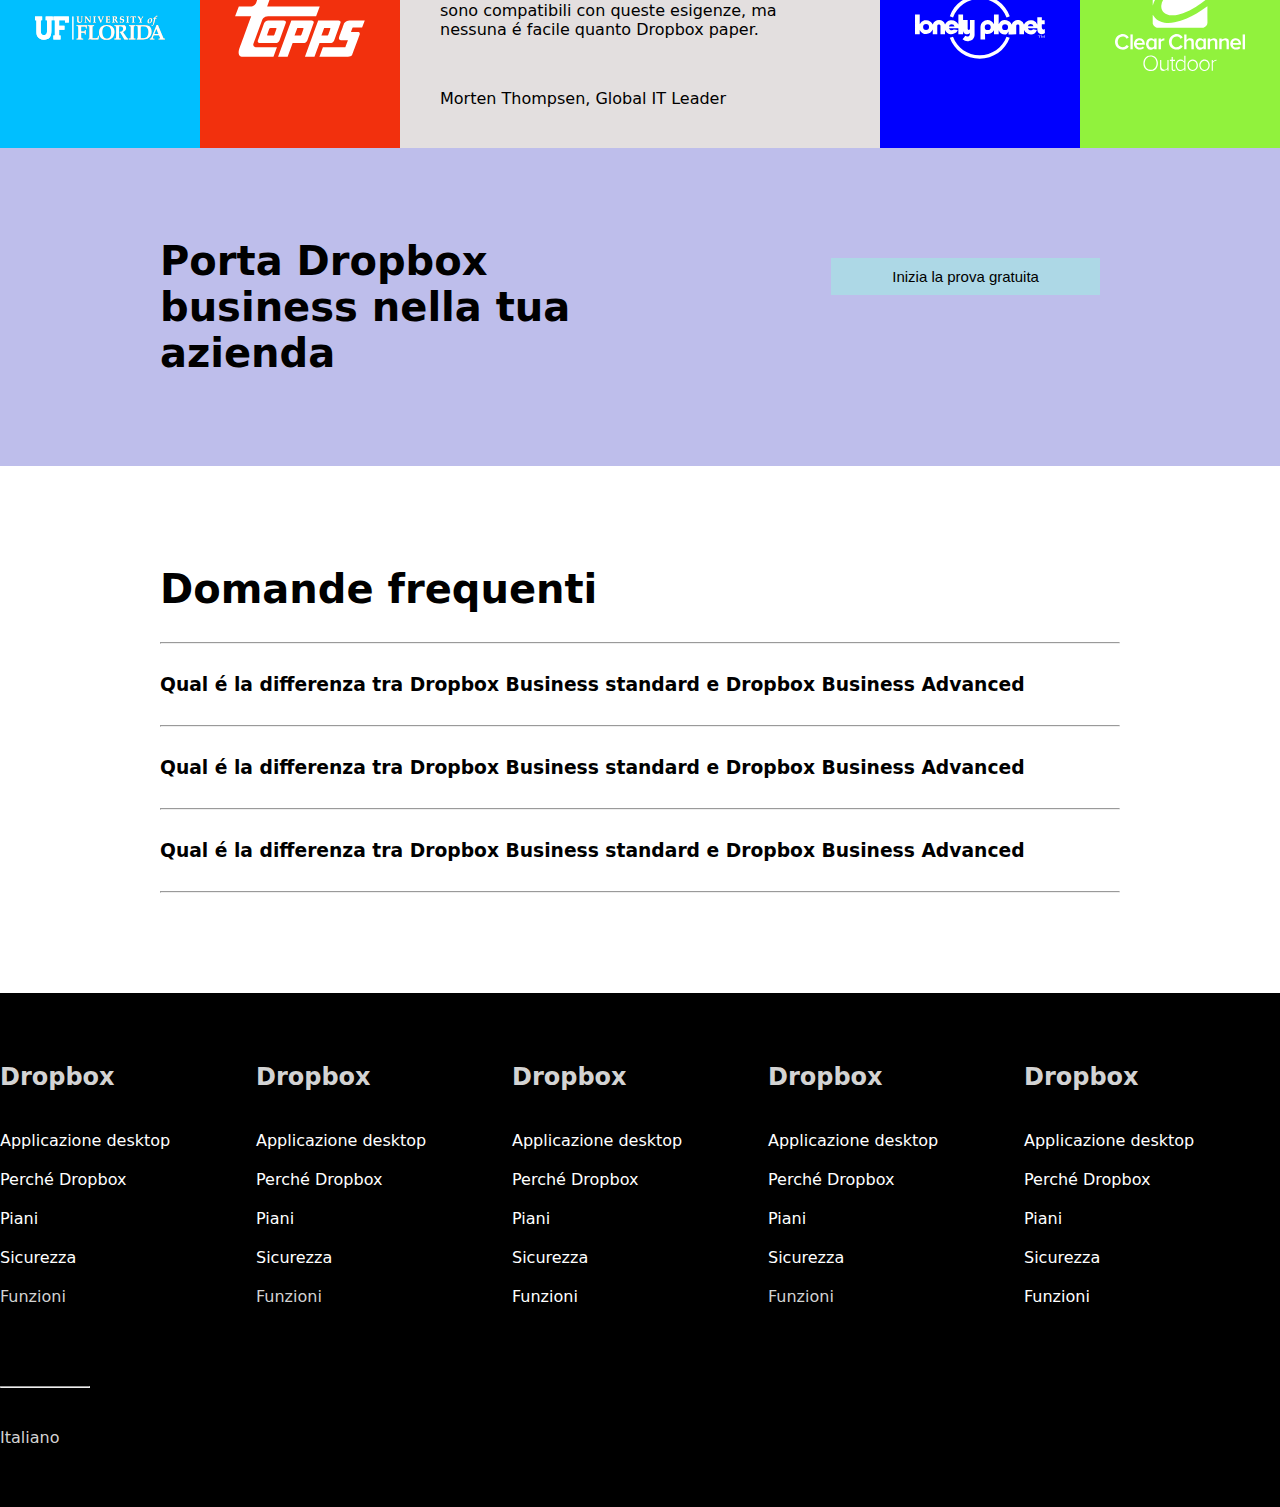
<file: bonus/index.html>
<!DOCTYPE html>
<html lang="en">
<head>
    <meta charset="UTF-8">
    <meta name="viewport" content="width=device-width, initial-scale=1.0">
    <link rel="preconnect" href="https://fonts.googleapis.com">
    <link rel="preconnect" href="https://fonts.gstatic.com" crossorigin>
    <link href="https://fonts.googleapis.com/css2?family=Comic+Neue:ital,wght@0,300;0,400;0,700;1,300;1,400;1,700&display=swap" rel="stylesheet">
    <link rel="stylesheet" href="https://cdnjs.cloudflare.com/ajax/libs/font-awesome/6.4.2/css/all.min.css" integrity="sha512-z3gLpd7yknf1YoNbCzqRKc4qyor8gaKU1qmn+CShxbuBusANI9QpRohGBreCFkKxLhei6S9CQXFEbbKuqLg0DA==" crossorigin="anonymous" referrerpolicy="no-referrer" />
    <link rel="stylesheet" href="css/style.css">
    <title>Dropbox</title>
</head>
<body>
    
    <header>
        <nav>
            <div id="nav-row">
                <div class="nav-col">
                    <ul>
                        <li>
                            <a href="#"><img src="img/logo-small.png" alt="Logo"></a>
                        </li>

                        <li>
                            <a href="#">Perch&eacute; Dropbox</a>
                        </li>

                        <li>
                            <a href="#">Funzioni</a>
                        </li>

                        <li>
                            <a href="#">Piani e prezzi</a>
                        </li>
                    </ul>
                </div>

                <div class="nav-col nav-col-dx">
                    <ul>
                        <li>
                            <a href="#">Supporto</a>
                        </li>

                        <li>
                            <a href="#">Contatta l'ufficio vendite</a>
                        </li>

                        <li>
                            <a href="#">Accedi</a>
                        </li>

                        <li>
                            <a href="#"><button>Inizia</button></a>
                        </li>
                    </ul>
                </div>
            </div>
        </nav>

        <section class="bg-color">
            <div class="header-section-container pt-150">
                <h1>Tutto cio che ti serve per il lavoro, in un unico posto</h1>

                <div id="header-row" class="pt-70">
                    <div id="col-sx">
                        <p id="paragrafo-header">
                            Finalmente tutti i tuoi strumenti, contenuti e collaboratori sono accessibili dallo stesso posto. Dropbox business &egrave; pi&uacute; di uno spazio di archiviazione sicuro: &eacute; un modo intelligente e integrato per ottimizzare il flusso di lavoro esistente.
                         </p>
                         <button class="mb-mt-50">Inizia la tua prova gratuita</button>
                         <span>Annulla in qualsiasi momento</span>
                         <a href="#opzioni"><i class="fa-solid fa-arrow-down"></i></a>
                    </div>
                    <div id="col-dx">
                        <img src="img/jumbo.png" alt="">
                    </div>
                </div>
            </div>
        </section>
    </header> 

    <main>
        <section>
            <div class="main-section-container">
                <!-- sotto sezione 1 -->
                <div id="opzioni" class="sub-section1 first-section-margin-large">
                    <div class="title-container">
                        <h2 class="fs-40">Trova il piano business che fa per te</h2>
                    </div>
                    <div class="input-margin mb-mt-30">
                        <span class="mr-10"><input type="radio" name="fatturazione"> Fatturazione Mensile </span>
                    </div>
                    <div class="input-margin">
                        <input type="radio" name="fatturazione"> Fatturazione Annuale
                    </div>

                    <div class="row wrap">
                        <!-- inizio colonna -->
                        <div class="col-3 border">
                            <div class="icon">
                                <i class="fa-solid fa-user"></i> Singolo
                            </div>

                            <div class="centralized-col">
                                <h2 class="mb-mt-30">Professional</h2>
                                <span class="mb-20 block"><strong>&euro; 12.00</strong></span>
                                <span class="mb-30 block">/mese</span>
                                <div class="icons-container">
                                    <div class="icons">
                                        <i class="fa-solid fa-user"></i>
                                    </div>
                                    <div class="text">
                                        1 utente
                                    </div>
                                </div>

                                <div class="icons-container mb-mt-30">
                                    <div class="icons">
                                        <i class="fa-solid fa-folder"></i>
                                    </div>
                                    <div class="text">
                                        5 TB di spazio di archiviazione sicuro
                                    </div>
                                </div>

                                <div class="icons-container">
                                    <div class="icons">
                                        <i class="fa-solid fa-share-nodes"></i>
                                    </div>
                                    <div class="text">
                                        Funzioni di produttivit&aacute; premium e condivisione file semplice e sicura
                                    </div>
                                </div>
                                
                                <button class="mb-mt-30">prova gratis per 30 giorni</button>
                                <span class="block">oppure <a href="">acquista ora</a></span>
                                <hr class="mb-mt-30">
                                <h3 class="mb-mt-30">Punti salienti del piano</h3>

                                <div class="icons-container">
                                    <div class="icons">
                                        <i class="fa-solid fa-check"></i>
                                    </div>
                                    <div class="text">
                                        Invia fino a 100 GB con Dropbox Transfert
                                    </div>
                                </div>

                                <div class="icons-container mb-mt-30">
                                    <div class="icons">
                                        <i class="fa-solid fa-check"></i>
                                    </div>
                                    <div class="text">
                                        Cartelle offline su dispositivi mobili
                                    </div>
                                </div>
                            </div>
                        </div>

                        <!-- inizio colonna -->
                        <div class="col-3 border">
                            <div class="icon">
                                <i class="fa-solid fa-people-group"></i> Team
                            </div>

                            <div class="centralized-col">
                                <h2 class="mb-mt-30">Advance</h2>
                                <span class="mb-20 block"><strong>&euro; 18.00</strong></span>
                                <span class="mb-30 block">/mese</span>
                                <div class="icons-container">
                                    <div class="icons">
                                        <i class="fa-solid fa-user"></i>
                                    </div>
                                    <div class="text">
                                        3 o pi&uacute; utenti
                                    </div>
                                </div>

                                <div class="icons-container mb-mt-30">
                                    <div class="icons">
                                        <i class="fa-solid fa-folder"></i>
                                    </div>
                                    <div class="text">
                                        Tutto lo spazio di cui ha bisogno il tuo team
                                    </div>
                                </div>

                                <div class="icons-container">
                                    <div class="icons">
                                        <i class="fa-solid fa-share-nodes"></i>
                                    </div>
                                    <div class="text">
                                        Sofisticate funzioni di controllo e per tenere al sicuro tutti i file del tuo team
                                    </div>
                                </div>
                                
                                <button class="mb-mt-30">Prova gratis per 30 giorni</button>
                                <span class="block">oppure <a href="">acquista ora</a></span>
                                <hr class="mb-mt-30">
                                <h3 class="mb-mt-30">Punti salienti del piano</h3>

                                <div class="icons-container">
                                    <div class="icons">
                                        <i class="fa-solid fa-check"></i>
                                    </div>
                                    <div class="text">
                                        Nessun limite di spazio per i file
                                    </div>
                                </div>

                                <div class="icons-container mb-mt-30">
                                    <div class="icons">
                                        <i class="fa-solid fa-check"></i>
                                    </div>
                                    <div class="text">
                                        Cartelle offline su dispositivi mobili
                                    </div>
                                </div>

                                <div class="icons-container">
                                    <div class="icons">
                                        <i class="fa-solid fa-check"></i>
                                    </div>
                                    <div class="text">
                                        Risparmio del 50% rispetto alle iscrizioni singole
                                    </div>
                                </div>

                                <div class="icons-container mb-mt-30">
                                    <div class="icons">
                                        <i class="fa-solid fa-check"></i>
                                    </div>
                                    <div class="text">
                                        Possibilit&aacute; di inserire nuovi membri del team
                                    </div>
                                </div>

                                <div class="icons-container mb-20">
                                    <div class="icons">
                                        <i class="fa-solid fa-check"></i>
                                    </div>
                                    <div class="text">
                                        Gestione dei permessi in base ai ruoli
                                    </div>
                                </div>
                            </div>
                        </div>

                        <!-- inizio colonna -->
                        <div class="col-3 border">
                            <div class="icon">
                                <i class="fa-solid fa-building"></i> Azienda
                            </div>

                            <div class="centralized-col">
                                <h2 class="mb-mt-30">Enterprise</h2>
                                <span class="mb-20 block"><strong>Contattaci</strong></span>
                                <span class="mb-30 block">-</span>
                                <div class="icons-container">
                                    <div class="icons">
                                        <i class="fa-solid fa-user"></i>
                                    </div>
                                    <div class="text">
                                        10 o piú utenti
                                    </div>
                                </div>

                                <div class="icons-container mb-mt-30">
                                    <div class="icons">
                                        <i class="fa-solid fa-folder"></i>
                                    </div>
                                    <div class="text">
                                        Soluzioni personalizzabili per la tua azienda
                                    </div>
                                </div>

                                <div class="icons-container">
                                    <div class="icons">
                                        <i class="fa-solid fa-share-nodes"></i>
                                    </div>
                                    <div class="text">
                                        Assistenza personalizzata per aiutare gli amministratori in una gestione su larga scala
                                    </div>
                                </div>
                                
                                <button class="mb-mt-30">prova gratis per 30 giorni</button>
                                <span class="block">oppure <a href="">acquista ora</a></span>
                                <hr class="mb-mt-30">
                                <h3 class="mb-mt-30">Punti salienti del piano</h3>

                                <div class="icons-container">
                                    <div class="icons">
                                        <i class="fa-solid fa-check"></i>
                                    </div>
                                    <div class="text">
                                        Invia fino a 100 GB con Dropbox Transfert
                                    </div>
                                </div>

                                <div class="icons-container mb-mt-30">
                                    <div class="icons">
                                        <i class="fa-solid fa-check"></i>
                                    </div>
                                    <div class="text">
                                        Cartelle offline su dispositivi mobili
                                    </div>
                                </div>

                                <div class="icons-container">
                                    <div class="icons">
                                        <i class="fa-solid fa-check"></i>
                                    </div>
                                    <div class="text">
                                        Invia fino a 100 GB con Dropbox Transfert
                                    </div>
                                </div>
                            </div>
                        </div>
                    </div>
                </div>
            

                <!-- sub section2 -->
                <div class="sub-section-margin">
                    <div class="icon">
                        <i class="fa-solid fa-user"></i> Team
                    </div>
                    <div class="row border">
                        <div class="col-2 pt-pl-20">
                           <h3>Enterprise</h3>
                           <h4 class="mb-30 mt-10">Contatta l'ufficio vendite per i prezzi</h4>
                           <p class="mb-20">Soluzioni personalizzate e supporto su misura per aiutare i professionisti IT nella gestione su qualsiasi scala</p>
                        </div>
                        <div class="col-2 col-2-dx pt-pr-20">
                           <button>Contatta l'ufficio vendite</button>
                        </div>
                    </div>    
                </div>

                <!-- sub section 3 -->
                <div class="section-margin">
                    <div class="row">
                        <div class="col-2-img">
                            <img src="img/partner.png" alt="partner">
                        </div>

                        <div class="col-2-text">
                           <h3 class="pt-40 mb-20">Entra in contatto con un partner Dropbox</h3>
                           <p class="mb-30">Trova un partner Dropbox o HelloSign di fiducia. Ottieni le soluzioni e i servizi necessari per raggiungere i tuoi obbiettivi aziendali, tra cui implementazione, integrazione, gestione e supporto continui.</p>
                            <button>Trova un partner</button>
                        </div>
                    </div>
                </div>

                <!-- sub section 4 -->

                <div class="section-margin">
                    <h2 class="mb-30 fs-40">Esegui pi&ugrave; operazioni con Dropbox Business</h2>
                </div>

                <div class="row wrap mb-30">
                    <div class="col-3">
                        <img src="img/business-feature-switching-tools.png" alt="tools feature">
                        <h3 class="mb-30">Passa di meno da uno strumento all'altro</h3>
                        <p>Porta a termine le attivit&aacute; quotidiane con un solo strumento. Crea, modifica e condividi contenuti da Documenti, Fogli e Presentazioni di Google, file Microsoft Office e Dropbox Paper direttamente da Dropbox</p>
                    </div>

                    <div class="col-3">
                        <img src="img/business-feature-send-files-it.png" alt="files feature">
                        <h3 class="mb-30">Passa di meno da uno strumento all'altro</h3>
                        <p>Porta a termine le attivit&aacute; quotidiane con un solo strumento. Crea, modifica e condividi contenuti da Documenti, Fogli e Presentazioni di Google, file Microsoft Office e Dropbox Paper direttamente da Dropbox</p>
                    </div>

                    <div class="col-3">
                        <img src="img/business-feature-coordinate-it.png" alt="cordinate feature">
                        <h3 class="mb-30">Passa di meno da uno strumento all'altro</h3>
                        <p>Porta a termine le attivit&aacute; quotidiane con un solo strumento. Crea, modifica e condividi contenuti da Documenti, Fogli e Presentazioni di Google, file Microsoft Office e Dropbox Paper direttamente da Dropbox</p>
                    </div>
                </div>
                
                <div class="row wrap">
                    <div class="col-3">
                        <img src="img/business-feature-integrations-it.png" alt="integration feature">
                        <h3 class="mb-30">Passa di meno da uno strumento all'altro</h3>
                        <p>Porta a termine le attivit&aacute; quotidiane con un solo strumento. Crea, modifica e condividi contenuti da Documenti, Fogli e Presentazioni di Google, file Microsoft Office e Dropbox Paper direttamente da Dropbox</p>
                    </div>

                    <div class="col-3">
                        <img src="img/business-feature-multi-device.png" alt="multi device">
                        <h3 class="mb-30">Passa di meno da uno strumento all'altro</h3>
                        <p>Porta a termine le attivit&aacute; quotidiane con un solo strumento. Crea, modifica e condividi contenuti da Documenti, Fogli e Presentazioni di Google, file Microsoft Office e Dropbox Paper direttamente da Dropbox</p>
                    </div>

                    <div class="col-3">
                        <img src="img/business-feature-security.png" alt="security">
                        <h3 class="mb-30">Passa di meno da uno strumento all'altro</h3>
                        <p>Porta a termine le attivit&aacute; quotidiane con un solo strumento. Crea, modifica e condividi contenuti da Documenti, Fogli e Presentazioni di Google, file Microsoft Office e Dropbox Paper direttamente da Dropbox</p>
                    </div>
                </div>
                
                <!-- sub section 5 -->

                <div class="section-margin-large">
                    <h2 class="fs-40 mb-mt-50">Pi&uacute; di 500.000 team utilizzano Dropbox business</h2>
                    <a href="">Scopri di pi&uacute; sui nostri clienti</a>
                </div>
            </div>
        </section>
        
             
        <!-- sub section 6 -->
        <div class="large-row large-row-gap">
            <div class="container-col">
                <div class="row-col-4">
                    <div class="col-4" id="designit">
                        <img src="img/designit.svg" alt="designit">
                    </div>
                    <div class="col-4" id="florida">
                        <img  src="img/university_of_florida.svg" alt="floridauniversity">
                    </div>
                </div>

                <div class="row-col-4">
                    <div class="col-4" id="arizona">
                        <img src="img/arizona_state_university.svg" alt="arizoneuniversity">
                    </div>
                    <div class="col-4" id="topps">
                        <img src="img/topps.svg" alt="topps">
                    </div>
                </div>    
            </div>

                <div class="container-col bg-col-text">
                    <div id="container-col-text">
                        <div class="title-header">
                            <h2>Designit</h2>
                            <span>&#174;</span>
                        </div>
                        <span>a<strong> wipro</strong> company</span> 
                        <hr class="mt-mb">
                        <p>"I membri del nostro team lavorano constantemente in Paesi, fusi orari e uffici diversi. Ora molte soluzioni sono compatibili con queste esigenze, ma nessuna &eacute; fcile quanto Dropbox e Dropbox Paper. Ora molte soluzioni sono compatibili con queste esigenze, ma nessuna &eacute; facile quanto Dropbox paper.</p>
                        <span>Morten Thompsen, Global IT Leader</span>
                    </div>
                </div>

                <div class="container-col">
                    <div class="row-col-4">
                        <div class="col-4" id="bicycle">
                            <img src="img/world_bicycle_relief.svg" alt="world bicycle relief">
                        </div>

                        <div class="col-4" id="planet">
                            <img src="img/lonely_planet.svg" alt="lonely planet">
                        </div>
                    </div>

                    <div class="row-col-4">
                        <div class="col-4" id="corps">
                            <img src="img/hearst_corp.svg" alt="hearts corporation">
                        </div>

                        <div class="col-4" id="channel">
                            <img src="img/clear_channel.svg" alt="clear channel">
                        </div>
                    </div>    
                </div>
        </div>

        <section class="bg-color">
            <div class="main-section-container">
                <div class="row pt-pb-90">
                    <div class="col-2">
                        <h2 class="fs-40">Porta Dropbox business nella tua azienda</h2>
                    </div>

                    <div class="col-2">
                        <button class="button-color">Inizia la prova gratuita</button>
                    </div>
                </div>
            </div>
        </section>

        <div class="section-margin">
            <div class="main-section-container">
                <h2 class="fs-40">Domande frequenti</h2>
                <hr class="mb-mt-30">
                <div class="question">
                    <h3 style="display: inline-block;">Qual &eacute; la differenza tra Dropbox Business standard e Dropbox Business Advanced</h3>
                    <div class="down">
                        <i class="fa-solid fa-chevron-down"></i>
                    </div>
                    <div class="up">
                        <i class="fa-solid fa-chevron-up"></i>
                    </div>
                </div> 
                    
                <div class="answer">
                    <p>Lorem ipsum dolor sit amet consectetur adipisicing elit. Totam eius deleniti, cumque fugiat error in omnis voluptatibus assumenda Lorem ipsum dolor sit, amet consectetur adipisicing elit. Quibusdam culpa vero ratione ipsum? Impedit possimus quisquam quasi, vitae nam, ducimus facere corrupti molestias id alias consequuntur architecto voluptate recusandae dolorum? </p>
                </div>  

                <hr class="mb-mt-30">

                <div class="question">
                    <h3 style="display: inline-block;">Qual &eacute; la differenza tra Dropbox Business standard e Dropbox Business Advanced</h3>
                    <div class="down">
                        <i class="fa-solid fa-chevron-down"></i>
                    </div>
                    <div class="up">
                        <i class="fa-solid fa-chevron-up"></i>
                    </div>
                </div> 
                    
                <div class="answer">
                    <p>Lorem ipsum dolor sit amet consectetur adipisicing elit. Totam eius deleniti, cumque fugiat error in omnis voluptatibus assumenda Lorem ipsum dolor sit, amet consectetur adipisicing elit. Quibusdam culpa vero ratione ipsum? Impedit possimus quisquam quasi, vitae nam, ducimus facere corrupti molestias id alias consequuntur architecto voluptate recusandae dolorum? </p>
                </div>  

                <hr class="mb-mt-30">

                <div class="question">
                    <h3 style="display: inline-block;">Qual &eacute; la differenza tra Dropbox Business standard e Dropbox Business Advanced</h3>
                    <div class="down">
                        <i class="fa-solid fa-chevron-down"></i>
                    </div>
                    <div class="up">
                        <i class="fa-solid fa-chevron-up"></i>
                    </div>
                </div> 
                    
                <div class="answer">
                    <p>Lorem ipsum dolor sit amet consectetur adipisicing elit. Totam eius deleniti, cumque fugiat error in omnis voluptatibus assumenda Lorem ipsum dolor sit, amet consectetur adipisicing elit. Quibusdam culpa vero ratione ipsum? Impedit possimus quisquam quasi, vitae nam, ducimus facere corrupti molestias id alias consequuntur architecto voluptate recusandae dolorum? </p>
                </div>  
                
                <hr class="mb-mt-30">
                </div>      
            </div>
        </div>
    </main>


    <footer class="footer-bg-color">
        <div class="section-margin">
            <div class="footer-section-container">
                <div class="row pt-70">
                    <div class="col-5">
                        <h2 class="mb-40">Dropbox</h2>
                        <ul>
                            <li class="mb-10">
                                <a href="#">Applicazione desktop</a>
                            </li>

                            <li class="mb-10">
                                <a href="#">Perch&eacute; Dropbox</a>
                            </li>

                            <li class="mb-10">
                                <a href="#">Piani</a>
                            </li>

                            <li class="mb-10">
                                <a href="#">Sicurezza</a>
                            </li>

                            <li class="mb-1>
                                <a href="#">Funzioni</a>
                            </li>
                        </ul>
                    </div>

                    <div class="col-5">
                        <h2 class="mb-40">Dropbox</h2>
                        <ul>
                            <li class="mb-10">
                                <a href="#">Applicazione desktop</a>
                            </li>

                            <li class="mb-10">
                                <a href="#">Perch&eacute; Dropbox</a>
                            </li>

                            <li class="mb-10">
                                <a href="#">Piani</a>
                            </li>

                            <li class="mb-10">
                                <a href="#">Sicurezza</a>
                            </li>

                            <li class="mb-1>                       
                                <a href="#">Funzioni</a>
                            </li>
                        </ul>
                    </div>

                    <div class="col-5">
                        <h2 class="mb-40">Dropbox</h2>
                        <ul>
                            <li class="mb-10">
                                <a href="#">Applicazione desktop</a>
                            </li>

                            <li class="mb-10">
                                <a href="#">Perch&eacute; Dropbox</a>
                            </li>

                            <li class="mb-10">
                                <a href="#">Piani</a>
                            </li>

                            <li class="mb-10">
                                <a href="#">Sicurezza</a>
                            </li>

                            <li class="mb-10">
                                <a href="#">Funzioni</a>
                            </li>
                        </ul>
                    </div>

                    <div class="col-5">
                        <h2 class="mb-40">Dropbox</h2>
                        <ul>
                            <li class="mb-10">
                                <a href="#">Applicazione desktop</a>
                            </li>

                            <li class="mb-10">
                                <a href="#">Perch&eacute; Dropbox</a>
                            </li>

                            <li class="mb-10">
                                <a href="#">Piani</a>
                            </li>

                            <li class="mb-10">
                                <a href="#">Sicurezza</a>
                            </li>

                            <li class="mb-10>                             
                                <a href="#">Funzioni</a>
                            </li>
                        </ul>
                    </div>

                    <div class="col-5">
                        <h2 class="mb-40">Dropbox</h2>
                        <ul>
                            <li class="mb-10">
                                <a href="#">Applicazione desktop</a>
                            </li>

                            <li class="mb-10">
                                <a href="#">Perch&eacute; Dropbox</a>
                            </li>

                            <li class="mb-10">
                                <a href="#">Piani</a>
                            </li>

                            <li class="mb-10">
                                <a href="#">Sicurezza</a>
                            </li>

                            <li class="mb-10">
                                <a href="#">Funzioni</a>
                            </li>
                        </ul>
                    </div>
                </div>
            </div>
        </div>

        <div class="footer-section-container">
            <hr class="mt-mb">
            <div class="footer-icon">
                <i class="fa-solid fa-earth-americas"></i>
                <span>Italiano</span>
                <i class="fa-solid fa-caret-up"></i>
            </div>
        </div>
    </footer>
</body>
</html>
</file>
<file: css/style.css>
/* regole generali */
*{
    margin: 0;
    padding: 0;
    box-sizing: border-box;
}

body{
    font-family:system-ui, -apple-system, BlinkMacSystemFont, 'Segoe UI', Roboto, Oxygen, Ubuntu, Cantarell, 'Open Sans', 'Helvetica Neue', sans-serif
}

/* classi ripetute */
.border{
    border: 1px solid lightgray;
}

.row{
    display: flex;
    justify-content: space-between;
}

.wrap{
    flex-wrap: wrap;
}

.fs-40{
    font-size: 40px;
}

.section-margin{
    margin-top: 100px;
}

.section-margin-large{
    margin-top: 150px;
}

.sub-section-margin{
    margin-top: 50px;
}

.pt-pb-90{
    padding: 90px 0;
}

.pt-pl-20{
    padding-top: 20px;
    padding-left: 20px;
}

.pt-pr-20{
    padding-top: 20px;
    padding-right: 20px;
}

.pt-40 {
    padding-top: 40px;
}

.pt-70{
    padding-top: 70px;
}

.pt-150 {
    padding-top: 150px;
}

.mb-mt-30{
    margin-top: 30px;
    margin-bottom: 30px;
}

.mb-mt-50{
    margin-top: 50px;
    margin-bottom: 50px;
}

.mt-10{
    margin-top: 10px;
}

.mr-10{
    margin-right: 10px;
}

.mb-20{
    margin-bottom: 20px;
}

.mb-30{
    margin-bottom: 30px
}

.mb-40{
    margin-bottom: 40px;
}

.block{
    display: block;
}

.col-3 hr{
    width: 50px;
}

button{
    padding: 10px;
    border: none;
    background-color: #0061FE;
    color: white;
    font-size: 15px;
}

button:hover{
    cursor: pointer;
}

.fa-check{
    color: blue;
}

/* nav bar */
#nav-row{
    position: fixed;
    z-index: 1;
    display: flex;  
    justify-content: space-between;
    align-items: center;
    height: 80px;
    width: 100%;
    background-color: white;  
}

.nav-col{
    padding: 0 10px;
    max-width: 50rem;
    min-width: 40rem;
}

.nav-col-dx ul{
    display: flex;
    justify-content: flex-end;
}

ul{
    list-style: none;
}

.nav-col ul{
    display: flex;
    align-items: center;
}

.nav-col button{
  width: 80%;
}

.nav-col a {
    text-decoration: none;
    color: black;
    margin: 0 20px;
}


/* header */

.bg-color{
    background-color: rgb(190, 190, 235);
}

#header-row{
    display: flex;
}

.header-section-container {
    margin-left: auto;
    margin-right: auto;
    max-width: 75rem;
    min-width: 50rem;
}

#paragrafo-header{
    font-size: 14px;
    margin-bottom: 15px;
}

.header-section-container h1{
    font-size: 50px;
}

#col-sx{
    width: 35%;
}

#col-dx{
    width: 65%
}

#col-dx img{
    max-width: 700px;
}

.fa-arrow-down{
    display: block;
    font-size: 40px;
    margin-top: 50px;

}

#col-sx a{
    text-decoration: none;
    color: black;
}

#col-sx span{
    display: block;
}


/* main */
.main-section-container{
    margin-left: auto;
    margin-right: auto;
    max-width: 60rem;
    min-width: 60rem;
}

.input-margin{
    display: inline-block;
}

.col-3{
    max-width: 18rem;
    min-width: 18rem;
}

.icons-container{
    display: flex;
}

.icons{
    margin-right: 10px;
}

.icon{
    text-align: center;
    padding: 10px;
    border: 1px solid lightgray;

}

.centralized-col{
    width: 90%;
    margin: 0 auto;
}

.col-3 li{
    margin-top: 20px;
    margin-bottom: 20px;
}

.col-3 button{
    width: 100%;
}

/* sub section 2 */


.col-2{
    min-width: 28rem;
    max-width: 28rem;
    position: relative;
}


.col-2 button{
    position: absolute;
    top: 20px;
    right: 20px;
}

/* sub section 3 */
.col-2-img{
    width: 70%;
}

.col-2-img img{
    max-width: 600px;
}

.col-2-text{
    padding-right: 20px;
    width: 30%;
}

.col-2-text button{
    color: black;
    background-color: transparent;
    border: 1px solid black;
    width: 60%;
}

/* sub section 4 */

.col-3 img{
    max-width: 250px;
    min-width: 200px;
}


/* sub section 5 */
.large-row{
    display: flex;
}

.large-row-gap{
    margin-top: 150px;
}

.container-col{
    max-width: 40rem;
    min-width: 25rem;
    min-height: 30rem; 
    display: flex;
    
}

.bg-col-text{
    background-color: #e3dfdf;
    overflow-y: auto;
}

#container-col-text h2{
    font-size: 60px;
}

.title-header{
    position: relative;
}

.title-header span{
    position: absolute;
    top: 10px;
    left: 230px;
    font-size: 20px;
}

.container-col-text-divider{
    width: 100px;
    border-top: 1px solid black;
    margin: 50px 0;
}

#container-col-text{
    font-size: 100%;
    padding: 40px 40px;
}

#container-col-text p{
    margin: 50px 0;
}

.row-col-4{
   display: flex;
   width: 100%;
   height: 100%;
   flex-wrap: wrap;
}

.col-4{
    width: 100%;
    height: 50%;
    display: flex;
    justify-content: center;
    align-items: center;
}

.col-4 img{
    width: 65%;
    filter: invert(100%)
}

/* bg image color */
#designit{
    background-color: #adad26;
}

#florida{
    background-color: #00bfff;
}

#arizona{
    background-color: #6d0026;
}  

#topps{
    background-color: #f2300d;
}

#bicycle{
    background-color: #ff0000;
}

#corps{
    background-color: #66ccff;
}

#planet{
    background-color: #0000ff;
}

#channel{
    background-color: #91f23d;
}


/* sub section 6 */ 
.button-color{
    background-color: lightblue;
    color: black;
    width: 60%;
}

/* sub section 7 */

.question{
    position: relative;
}

.fa-chevron-down{
    position: absolute;
    top: 0;
    right: 0;
}

/* footer */
.footer-bg-color{
    background-color: black; 
    color: lightgray;
}

.mb-10{
    margin-bottom: 20px;
}

.footer-section-container{
    margin-left: auto;
    margin-right: auto;
    max-width: 80rem;
    min-width: 80rem;
}

.col-5{
    max-width: 20rem;
    min-width: 16rem;
}

.col-5 a{
    color: white;
    text-decoration: none;
}


.footer-icon{
    padding-bottom: 60px;
}

.mt-mb{
    margin: 60px 0 40px 0;
    width: 90px;
}
</file>
<file: bonus/css/style.css>
/* regole generali */
*{
    margin: 0;
    padding: 0;
    box-sizing: border-box;
}

body{
    font-family:system-ui, -apple-system, BlinkMacSystemFont, 'Segoe UI', Roboto, Oxygen, Ubuntu, Cantarell, 'Open Sans', 'Helvetica Neue', sans-serif
}

/* classi ripetute */
.border{
    border: 1px solid lightgray;
}

.row{
    display: flex;
    justify-content: space-between;
}

.wrap{
    flex-wrap: wrap;
}

.fs-40{
    font-size: 40px;
}

.section-margin{
    margin-top: 100px;
}

.first-section-margin-large{
    margin-top: 200px;
}

.section-margin-large{
    margin-top: 150px;
}

.sub-section-margin{
    margin-top: 50px;
}


.pt-pb-90{
    padding: 90px 0;
}

.pt-pl-20{
    padding-top: 20px;
    padding-left: 20px;
}

.pt-pr-20{
    padding-top: 20px;
    padding-right: 20px;
}

.pt-40 {
    padding-top: 40px;
}

.pt-70{
    padding-top: 70px;
}

.pt-150 {
    padding-top: 200px;
}

.mb-mt-30{
    margin-top: 30px;
    margin-bottom: 30px;
}

.mb-mt-50{
    margin-top: 50px;
    margin-bottom: 50px;
}


.mt-mb{
    margin: 60px 0 40px 0;
    width: 90px;
}

.mt-10{
    margin-top: 10px;
}

.mt-200{
    margin-top: 200px;
}

.mr-10{
    margin-right: 10px;
}

.mb-20{
    margin-bottom: 20px;
}

.mb-30{
    margin-bottom: 30px
}

.mb-40{
    margin-bottom: 40px;
}


.block{
    display: block;
}

.col-3 hr{
    width: 50px;
}

button{
    padding: 10px;
    border: none;
    background-color: #0061FE;
    color: white;
    font-size: 15px;
}

button:hover{
    cursor: pointer;
}

.fa-check{
    color: blue;
}

/* nav bar */
#nav-row{
    position: fixed;
    z-index: 1;
    display: flex;  
    justify-content: space-between;
    align-items: center;
    height: 80px;
    width: 100%;
    background-color: white;  
}

.nav-col{
    padding: 0 10px;
    max-width: 50rem;
    min-width: 40rem;
}

.nav-col-dx ul{
    display: flex;
    justify-content: flex-end;
}

ul{
    list-style: none;
}

.nav-col ul{
    display: flex;
    align-items: center;
}

.nav-col button{
  width: 80%;
}

.nav-col a {
    text-decoration: none;
    color: black;
    margin: 0 20px;
}


/* header */

.bg-color{
    background-color: rgb(190, 190, 235);
}

#header-row{
    display: flex;
    position: relative;
    min-height: 50vh;
}

.header-section-container {
    margin-left: auto;
    margin-right: auto;
    max-width: 75rem;
    min-width: 50rem;
}

#paragrafo-header{
    font-size: 14px;
    margin-bottom: 15px;
}

.header-section-container h1{
    font-size: 50px;
}

#col-sx{
    width: 35%;
}

#col-dx{
    width: 65%;

}

#col-dx img{
    max-width: 900px;
    position: absolute;
    
}

.fa-arrow-down{
    display: block;
    font-size: 40px;
    margin-top: 50px;
    position: absolute;
    bottom: 10px;
    left: 0;
}

.fa-arrow-down:hover{
    font-size: 50px;

}

#col-sx a{
    text-decoration: none;
    color: black;
}

#col-sx span{
    display: block;
}


/* main */
.main-section-container{
    margin-left: auto;
    margin-right: auto;
    max-width: 60rem;
    min-width: 60rem;
}

.input-margin{
    display: inline-block;
}

.col-3{
    max-width: 18rem;
    min-width: 18rem;
}

.icons-container{
    display: flex;
}

.icons{
    margin-right: 10px;
}

.icon{
    text-align: center;
    padding: 10px;
    border: 1px solid lightgray;

}

.centralized-col{
    width: 90%;
    margin: 0 auto;
}

.col-3 li{
    margin-top: 20px;
    margin-bottom: 20px;
}

.col-3 button{
    width: 100%;
}

/* sub section 2 */


.col-2{
    min-width: 28rem;
    max-width: 28rem;
    position: relative;
}


.col-2 button{
    position: absolute;
    top: 20px;
    right: 20px;
}

/* sub section 3 */
.col-2-img{
    width: 70%;
}

.col-2-img img{
    max-width: 600px;
}

.col-2-text{
    padding-right: 20px;
    width: 30%;
}

.col-2-text button{
    color: black;
    background-color: transparent;
    border: 1px solid black;
    width: 60%;
}

/* sub section 4 */

.col-3 img{
    max-width: 250px;
    min-width: 200px;
}


/* sub section 5 */
.large-row{
    display: flex;
}

.large-row-gap{
    margin-top: 150px;
}

.container-col{
    max-width: 40rem;
    min-width: 25rem;
    min-height: 30rem; 
    display: flex;
    
}

.bg-col-text{
    background-color: #e3dfdf;
    overflow-y: auto;
}

#container-col-text h2{
    font-size: 60px;
}

.title-header{
    position: relative;
}

.title-header span{
    position: absolute;
    top: 10px;
    left: 230px;
    font-size: 20px;
}

.container-col-text-divider{
    width: 100px;
    border-top: 1px solid black;
    margin: 50px 0;
}

#container-col-text{
    font-size: 100%;
    padding: 40px 40px;
}

#container-col-text p{
    margin: 50px 0;
}

.row-col-4{
   display: flex;
   width: 100%;
   height: 100%;
   flex-wrap: wrap;
}

.col-4{
    width: 100%;
    height: 50%;
    display: flex;
    justify-content: center;
    align-items: center;
}

.col-4 img{
    width: 65%;
    filter: invert(100%)
}

/* bg image color */
#designit{
    background-color: #adad26;
}

#florida{
    background-color: #00bfff;
}

#arizona{
    background-color: #6d0026;
}  

#topps{
    background-color: #f2300d;
}

#bicycle{
    background-color: #ff0000;
}

#corps{
    background-color: #66ccff;
}

#planet{
    background-color: #0000ff;
}

#channel{
    background-color: #91f23d;
}


/* sub section 6 */ 
.button-color{
    background-color: lightblue;
    color: black;
    width: 60%;
}

/* sub section 7 */

.question{
    position: relative;
}

.fa-chevron-down{
    position: absolute;
    top: 0;
    right: 0;
}

.fa-chevron-up{
    position: absolute;
    top: 0;
    right: 0;
}

/* footer */
.footer-bg-color{
    background-color: black; 
    color: lightgray;
}

.mb-10{
    margin-bottom: 20px;
}

.footer-section-container{
    margin-left: auto;
    margin-right: auto;
    max-width: 80rem;
    min-width: 80rem;
}

.col-5{
    max-width: 20rem;
    min-width: 16rem;
}

.col-5 a{
    color: white;
    text-decoration: none;
}


.footer-icon{
    padding-bottom: 60px;
}



/* bonus */

.answer {
    display: none;
  }
  

  .question:hover + .answer {
    display: block;
    padding: 10px 50px 10px 0 ;
  }


  .down{
    display: block;
  }

  .up {
    display: none;
  }
  
  .question:hover .down{
    display: none;
  }

  .question:hover .up{
    display: block;
  }
</file>
